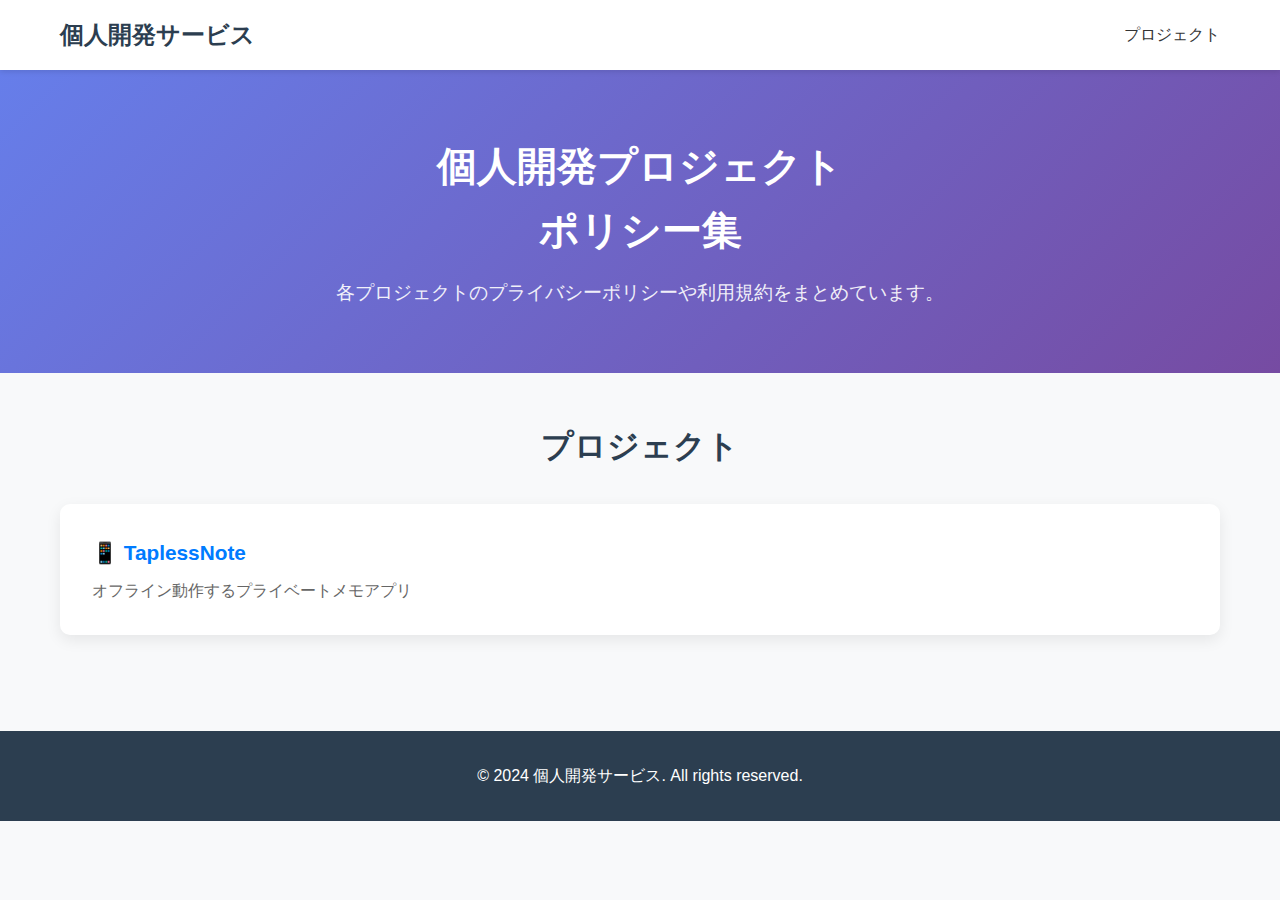
<file: index.html>
<!DOCTYPE html>
<html lang="ja">
<head>
    <meta charset="UTF-8">
    <meta name="viewport" content="width=device-width, initial-scale=1.0">
    <title>個人開発サービス - ポリシー・規約</title>
    <link rel="stylesheet" href="styles.css">
</head>
<body>
    <header>
        <nav>
            <div class="nav-container">
                <h1>個人開発サービス</h1>
                <ul class="nav-menu">
                    <li><a href="#projects">プロジェクト</a></li>
                </ul>
            </div>
        </nav>
    </header>

    <main>
        <section class="hero">
            <div class="container">
                <h2>個人開発プロジェクト<br>ポリシー集</h2>
                <p>各プロジェクトのプライバシーポリシーや利用規約をまとめています。</p>
            </div>
        </section>

        <section id="projects" class="policy-section">
            <div class="container">
                <h2>プロジェクト</h2>
                <div class="policy-links">
                    <a href="taplessnote/" class="policy-link">
                        <h3>📱 TaplessNote</h3>
                        <p>オフライン動作するプライベートメモアプリ</p>
                    </a>
                </div>
            </div>
        </section>
    </main>

    <footer>
        <div class="container">
            <p>&copy; 2024 個人開発サービス. All rights reserved.</p>
        </div>
    </footer>
</body>
</html>
</file>
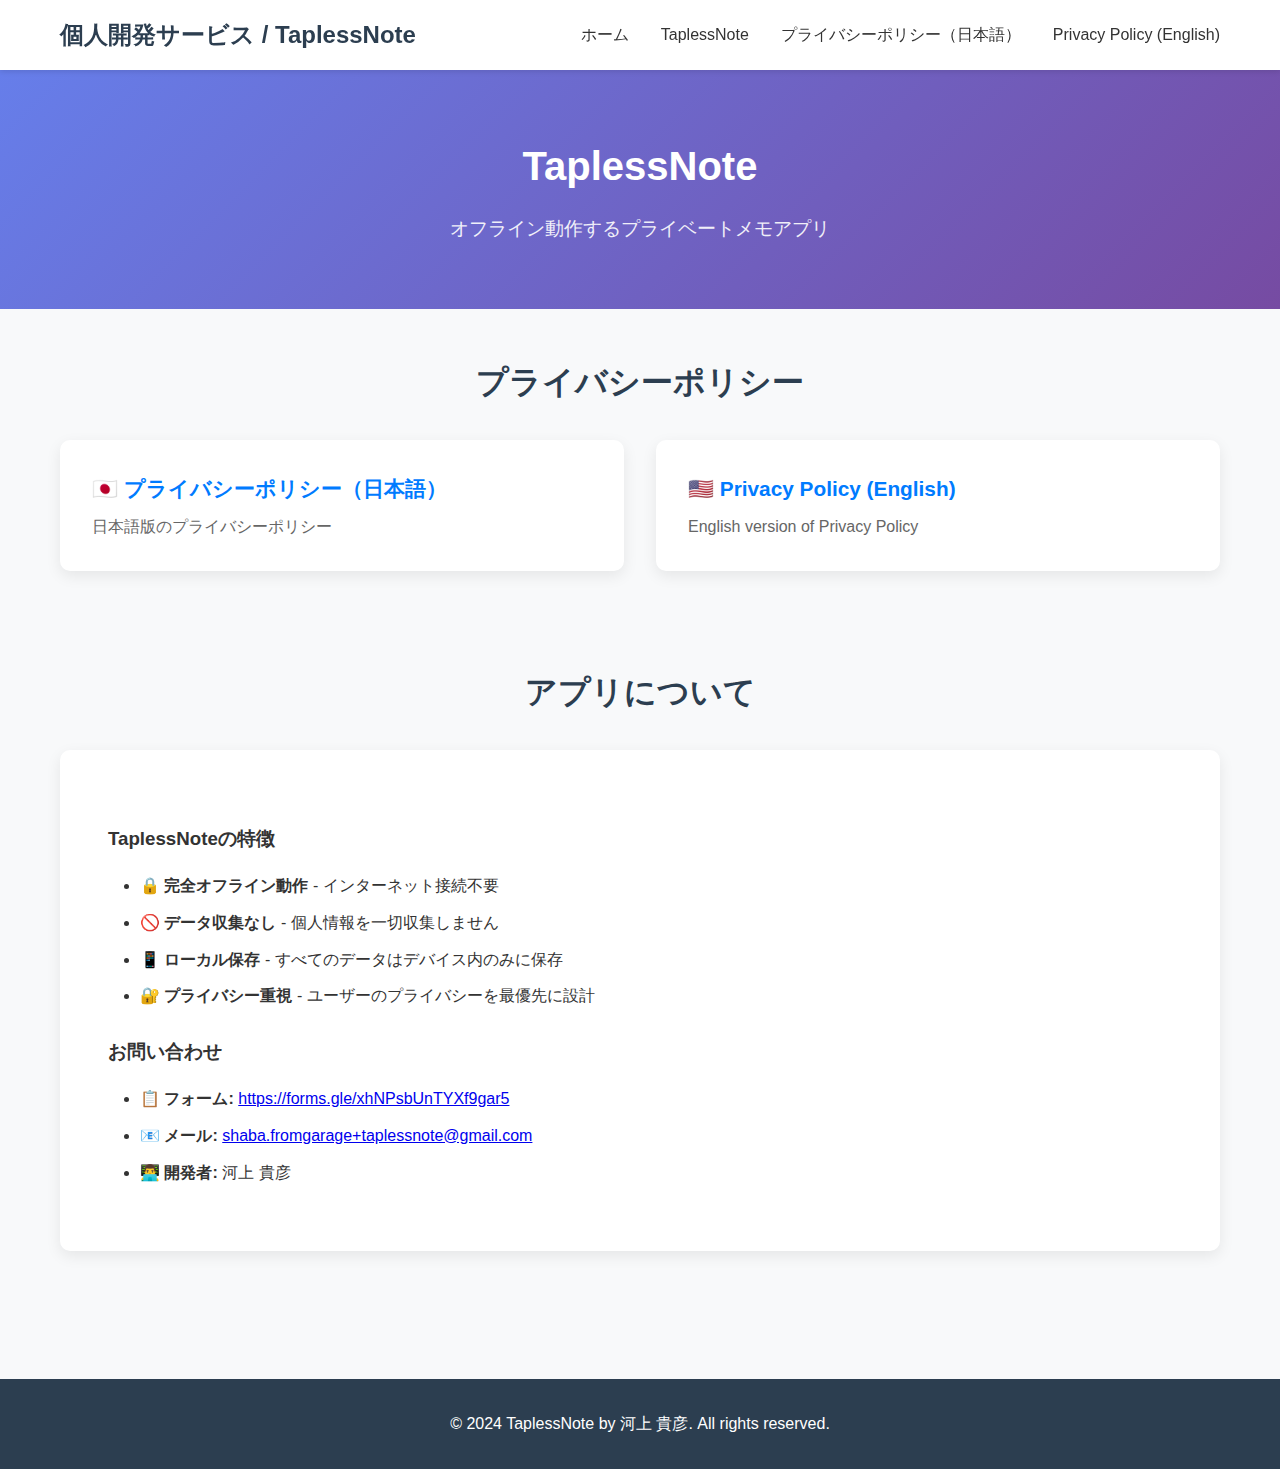
<file: taplessnote/index.html>
<!DOCTYPE html>
<html lang="ja">
<head>
    <meta charset="UTF-8">
    <meta name="viewport" content="width=device-width, initial-scale=1.0">
    <title>TaplessNote - プライバシーポリシー</title>
    <link rel="stylesheet" href="../styles.css">
</head>
<body>
    <header>
        <nav>
            <div class="nav-container">
                <h1><a href="../index.html" style="text-decoration: none; color: inherit;">個人開発サービス</a> / TaplessNote</h1>
                <ul class="nav-menu">
                    <li><a href="../index.html">ホーム</a></li>
                    <li><a href="index.html">TaplessNote</a></li>
                    <li><a href="privacy-policy-ja.html">プライバシーポリシー（日本語）</a></li>
                    <li><a href="privacy-policy-en.html">Privacy Policy (English)</a></li>
                </ul>
            </div>
        </nav>
    </header>

    <main>
        <section class="hero">
            <div class="container">
                <h2>TaplessNote</h2>
                <p>オフライン動作するプライベートメモアプリ</p>
            </div>
        </section>

        <section class="policy-section">
            <div class="container">
                <h2>プライバシーポリシー</h2>
                <div class="policy-links">
                    <a href="privacy-policy-ja.html" class="policy-link">
                        <h3>🇯🇵 プライバシーポリシー（日本語）</h3>
                        <p>日本語版のプライバシーポリシー</p>
                    </a>
                    <a href="privacy-policy-en.html" class="policy-link">
                        <h3>🇺🇸 Privacy Policy (English)</h3>
                        <p>English version of Privacy Policy</p>
                    </a>
                </div>
            </div>
        </section>

        <section class="policy-section">
            <div class="container">
                <h2>アプリについて</h2>
                <div class="policy-content">
                    <h3>TaplessNoteの特徴</h3>
                    <ul>
                        <li>🔒 <strong>完全オフライン動作</strong> - インターネット接続不要</li>
                        <li>🚫 <strong>データ収集なし</strong> - 個人情報を一切収集しません</li>
                        <li>📱 <strong>ローカル保存</strong> - すべてのデータはデバイス内のみに保存</li>
                        <li>🔐 <strong>プライバシー重視</strong> - ユーザーのプライバシーを最優先に設計</li>
                    </ul>

                    <h3>お問い合わせ</h3>
                    <ul>
                        <li>📋 <strong>フォーム:</strong> <a href="https://forms.gle/xhNPsbUnTYXf9gar5" target="_blank">https://forms.gle/xhNPsbUnTYXf9gar5</a></li>
                        <li>📧 <strong>メール:</strong> <a href="mailto:shaba.fromgarage+taplessnote@gmail.com">shaba.fromgarage+taplessnote@gmail.com</a></li>
                        <li>👨‍💻 <strong>開発者:</strong> 河上 貴彦</li>
                    </ul>
                </div>
            </div>
        </section>
    </main>

    <footer>
        <div class="container">
            <p>&copy; 2024 TaplessNote by 河上 貴彦. All rights reserved.</p>
        </div>
    </footer>
</body>
</html>
</file>
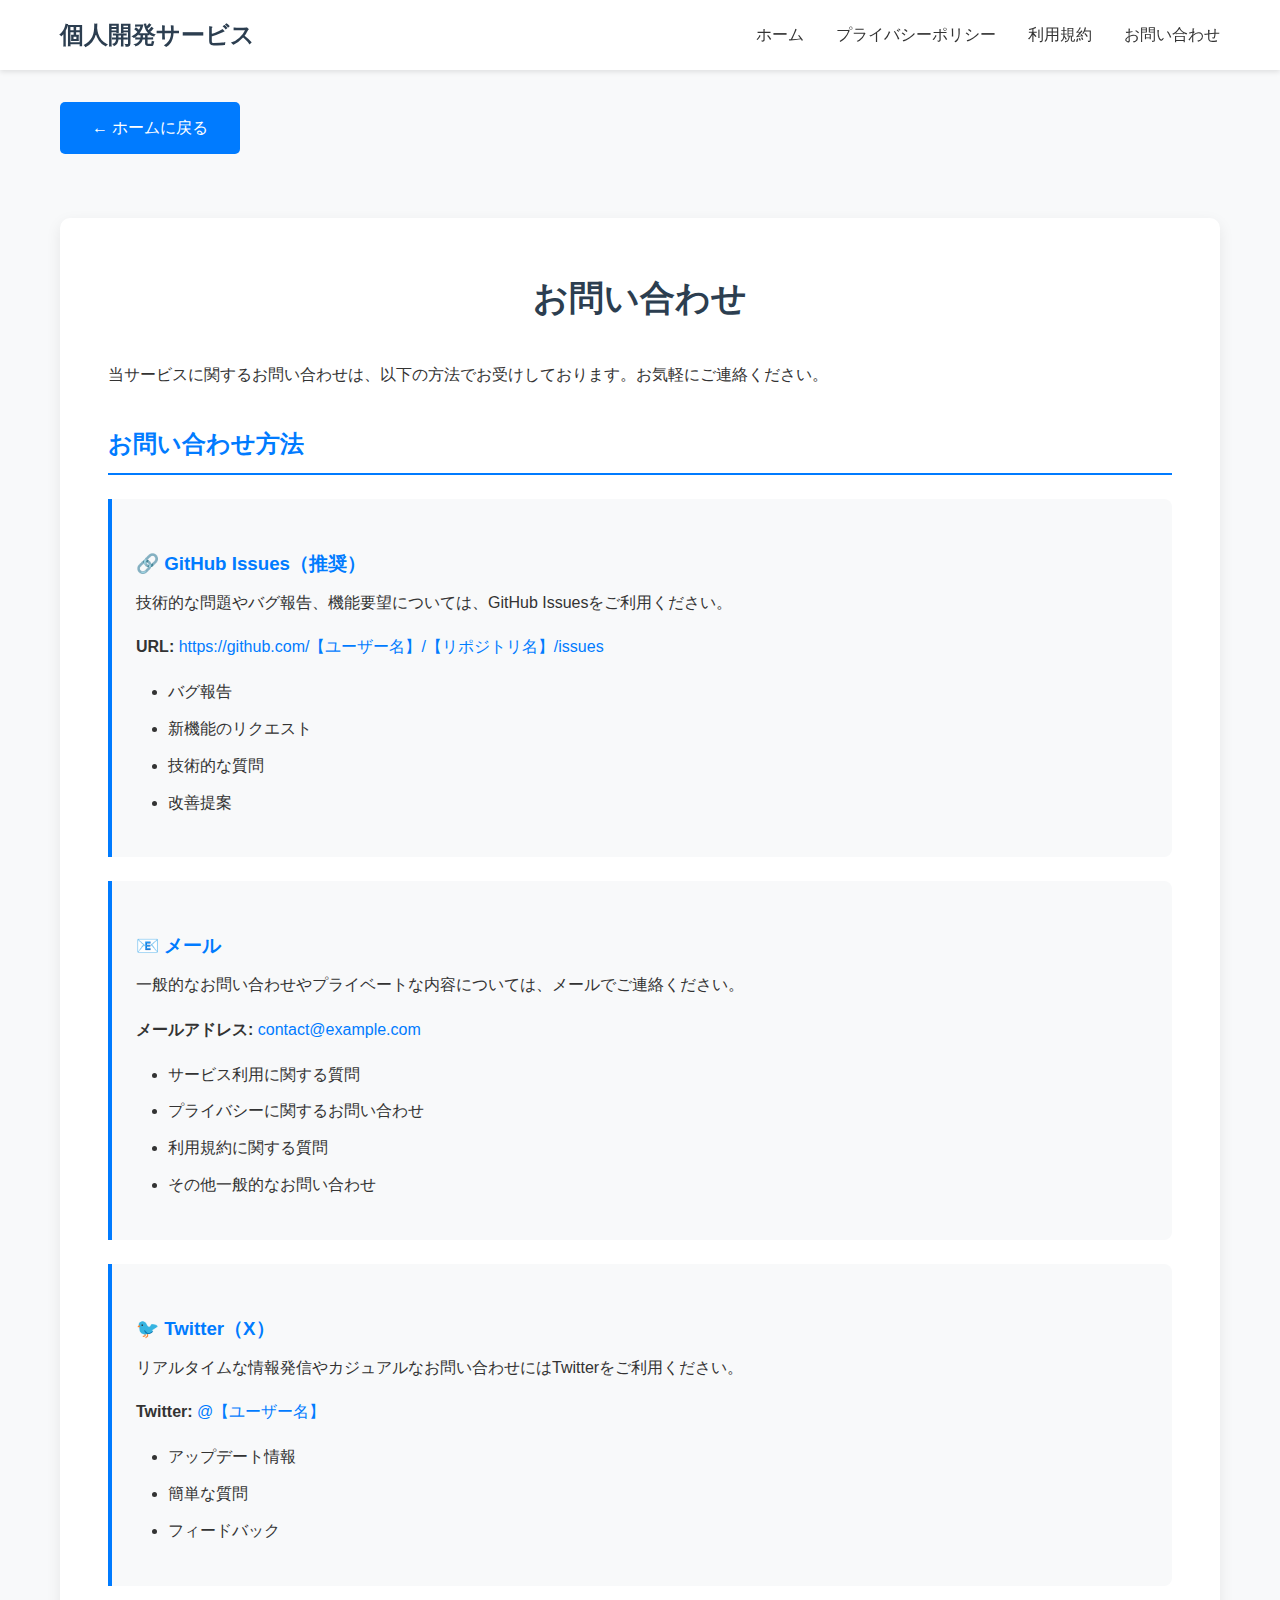
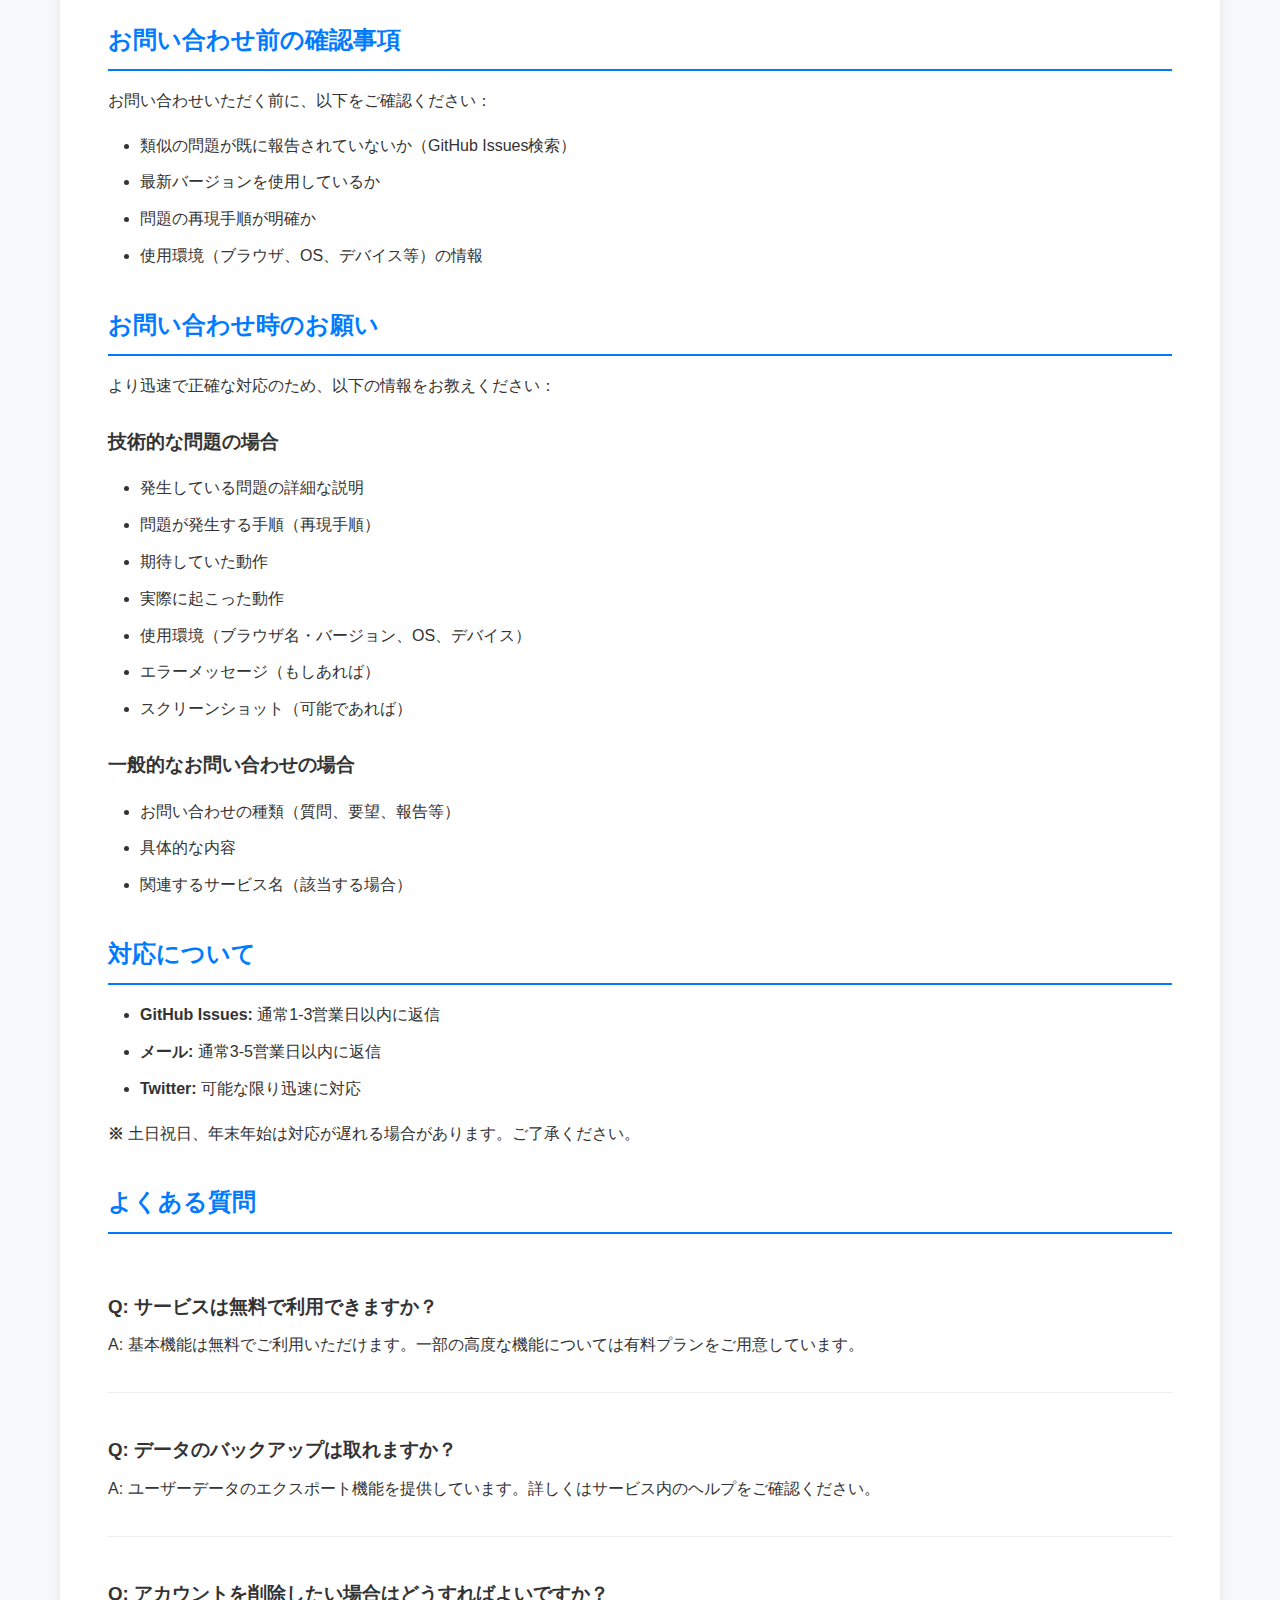
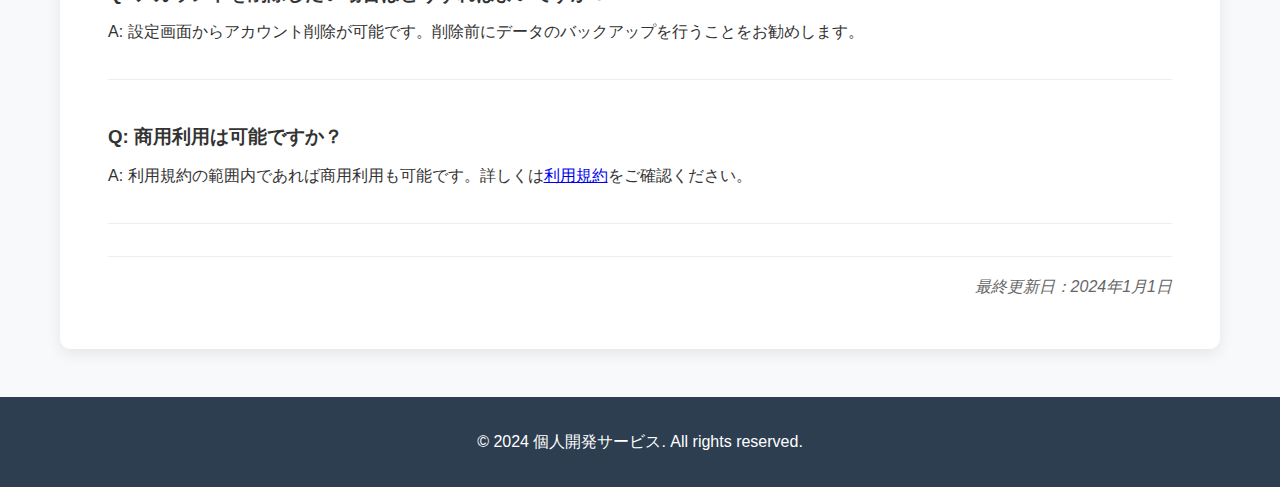
<file: contact.html>
<!DOCTYPE html>
<html lang="ja">
<head>
    <meta charset="UTF-8">
    <meta name="viewport" content="width=device-width, initial-scale=1.0">
    <title>お問い合わせ - 個人開発サービス</title>
    <link rel="stylesheet" href="styles.css">
</head>
<body>
    <header>
        <nav>
            <div class="nav-container">
                <h1>個人開発サービス</h1>
                <ul class="nav-menu">
                    <li><a href="index.html">ホーム</a></li>
                    <li><a href="privacy-policy.html">プライバシーポリシー</a></li>
                    <li><a href="terms-of-service.html">利用規約</a></li>
                    <li><a href="contact.html">お問い合わせ</a></li>
                </ul>
            </div>
        </nav>
    </header>

    <main>
        <div class="container">
            <a href="index.html" class="back-link">← ホームに戻る</a>
            
            <div class="policy-content">
                <h1>お問い合わせ</h1>
                
                <p>当サービスに関するお問い合わせは、以下の方法でお受けしております。お気軽にご連絡ください。</p>

                <h2>お問い合わせ方法</h2>
                
                <div class="contact-method">
                    <h3>🔗 GitHub Issues（推奨）</h3>
                    <p>技術的な問題やバグ報告、機能要望については、GitHub Issuesをご利用ください。</p>
                    <p><strong>URL:</strong> <a href="https://github.com/【ユーザー名】/【リポジトリ名】/issues" target="_blank">https://github.com/【ユーザー名】/【リポジトリ名】/issues</a></p>
                    <ul>
                        <li>バグ報告</li>
                        <li>新機能のリクエスト</li>
                        <li>技術的な質問</li>
                        <li>改善提案</li>
                    </ul>
                </div>

                <div class="contact-method">
                    <h3>📧 メール</h3>
                    <p>一般的なお問い合わせやプライベートな内容については、メールでご連絡ください。</p>
                    <p><strong>メールアドレス:</strong> <a href="mailto:contact@example.com">contact@example.com</a></p>
                    <ul>
                        <li>サービス利用に関する質問</li>
                        <li>プライバシーに関するお問い合わせ</li>
                        <li>利用規約に関する質問</li>
                        <li>その他一般的なお問い合わせ</li>
                    </ul>
                </div>

                <div class="contact-method">
                    <h3>🐦 Twitter（X）</h3>
                    <p>リアルタイムな情報発信やカジュアルなお問い合わせにはTwitterをご利用ください。</p>
                    <p><strong>Twitter:</strong> <a href="https://twitter.com/【ユーザー名】" target="_blank">@【ユーザー名】</a></p>
                    <ul>
                        <li>アップデート情報</li>
                        <li>簡単な質問</li>
                        <li>フィードバック</li>
                    </ul>
                </div>

                <h2>お問い合わせ前の確認事項</h2>
                <p>お問い合わせいただく前に、以下をご確認ください：</p>
                <ul>
                    <li>類似の問題が既に報告されていないか（GitHub Issues検索）</li>
                    <li>最新バージョンを使用しているか</li>
                    <li>問題の再現手順が明確か</li>
                    <li>使用環境（ブラウザ、OS、デバイス等）の情報</li>
                </ul>

                <h2>お問い合わせ時のお願い</h2>
                <p>より迅速で正確な対応のため、以下の情報をお教えください：</p>

                <h3>技術的な問題の場合</h3>
                <ul>
                    <li>発生している問題の詳細な説明</li>
                    <li>問題が発生する手順（再現手順）</li>
                    <li>期待していた動作</li>
                    <li>実際に起こった動作</li>
                    <li>使用環境（ブラウザ名・バージョン、OS、デバイス）</li>
                    <li>エラーメッセージ（もしあれば）</li>
                    <li>スクリーンショット（可能であれば）</li>
                </ul>

                <h3>一般的なお問い合わせの場合</h3>
                <ul>
                    <li>お問い合わせの種類（質問、要望、報告等）</li>
                    <li>具体的な内容</li>
                    <li>関連するサービス名（該当する場合）</li>
                </ul>

                <h2>対応について</h2>
                <ul>
                    <li><strong>GitHub Issues:</strong> 通常1-3営業日以内に返信</li>
                    <li><strong>メール:</strong> 通常3-5営業日以内に返信</li>
                    <li><strong>Twitter:</strong> 可能な限り迅速に対応</li>
                </ul>

                <p><strong>※</strong> 土日祝日、年末年始は対応が遅れる場合があります。ご了承ください。</p>

                <h2>よくある質問</h2>
                
                <div class="faq-item">
                    <h3>Q: サービスは無料で利用できますか？</h3>
                    <p>A: 基本機能は無料でご利用いただけます。一部の高度な機能については有料プランをご用意しています。</p>
                </div>

                <div class="faq-item">
                    <h3>Q: データのバックアップは取れますか？</h3>
                    <p>A: ユーザーデータのエクスポート機能を提供しています。詳しくはサービス内のヘルプをご確認ください。</p>
                </div>

                <div class="faq-item">
                    <h3>Q: アカウントを削除したい場合はどうすればよいですか？</h3>
                    <p>A: 設定画面からアカウント削除が可能です。削除前にデータのバックアップを行うことをお勧めします。</p>
                </div>

                <div class="faq-item">
                    <h3>Q: 商用利用は可能ですか？</h3>
                    <p>A: 利用規約の範囲内であれば商用利用も可能です。詳しくは<a href="terms-of-service.html">利用規約</a>をご確認ください。</p>
                </div>

                <div class="effective-date">
                    最終更新日：2024年1月1日
                </div>
            </div>
        </div>
    </main>

    <footer>
        <div class="container">
            <p>&copy; 2024 個人開発サービス. All rights reserved.</p>
        </div>
    </footer>

    <style>
        .contact-method {
            background: #f8f9fa;
            border-left: 4px solid #007bff;
            padding: 1.5rem;
            margin: 1.5rem 0;
            border-radius: 0 8px 8px 0;
        }

        .contact-method h3 {
            color: #007bff;
            margin-bottom: 0.5rem;
        }

        .contact-method a {
            color: #007bff;
            text-decoration: none;
            font-weight: 500;
        }

        .contact-method a:hover {
            text-decoration: underline;
        }

        .faq-item {
            border-bottom: 1px solid #eee;
            padding: 1rem 0;
        }

        .faq-item h3 {
            color: #333;
            margin-bottom: 0.5rem;
        }

        .faq-item:last-child {
            border-bottom: none;
        }
    </style>
</body>
</html>
</file>
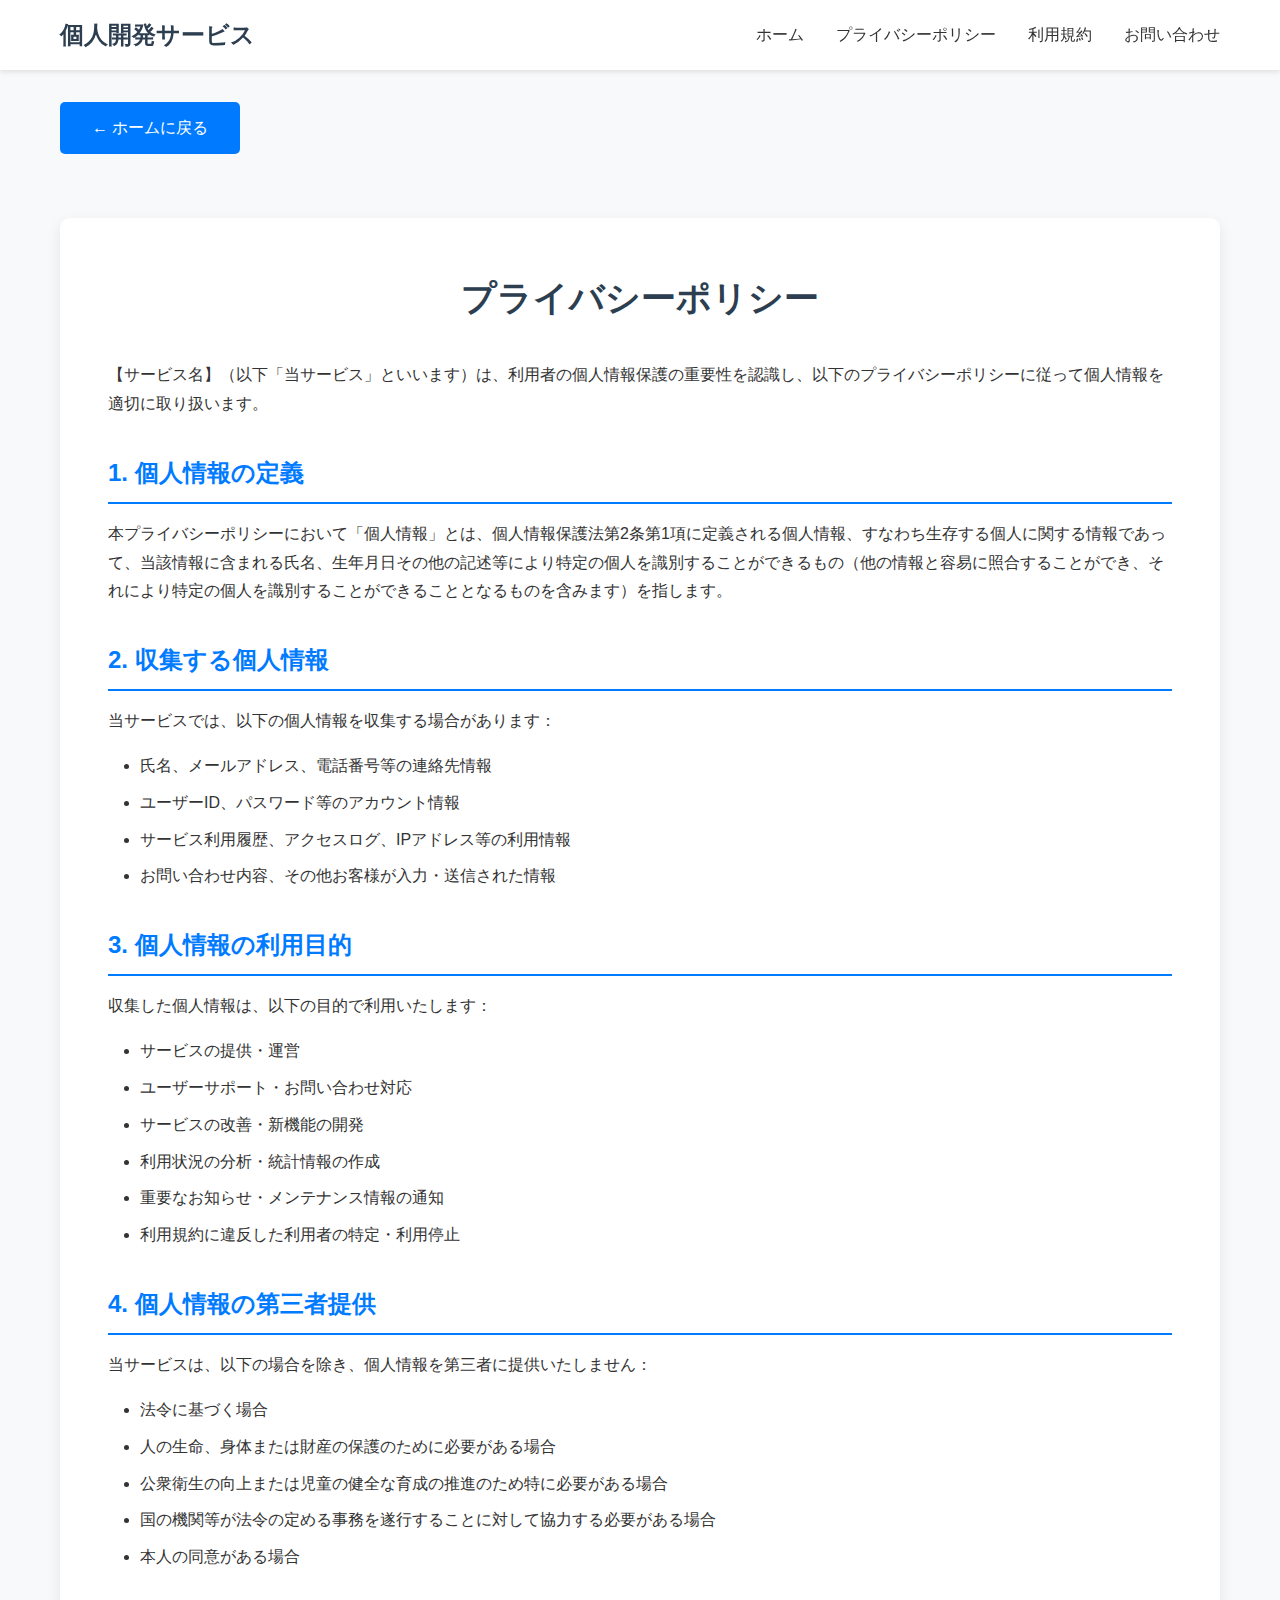
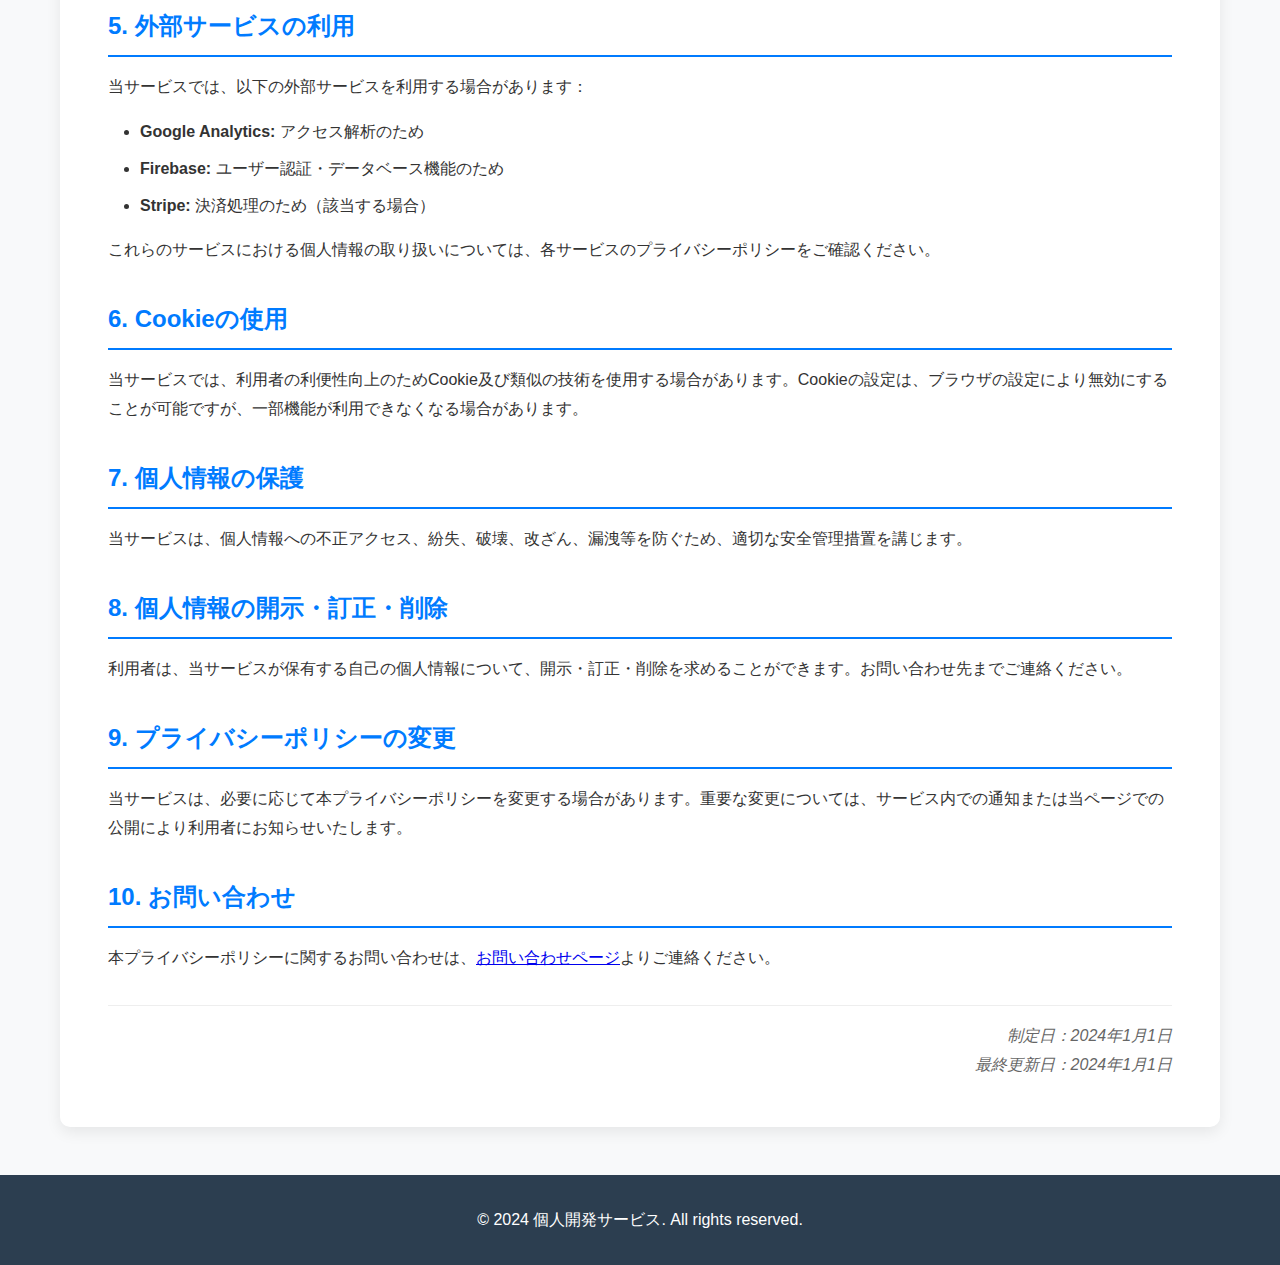
<file: privacy-policy.html>
<!DOCTYPE html>
<html lang="ja">
<head>
    <meta charset="UTF-8">
    <meta name="viewport" content="width=device-width, initial-scale=1.0">
    <title>プライバシーポリシー - 個人開発サービス</title>
    <link rel="stylesheet" href="styles.css">
</head>
<body>
    <header>
        <nav>
            <div class="nav-container">
                <h1>個人開発サービス</h1>
                <ul class="nav-menu">
                    <li><a href="index.html">ホーム</a></li>
                    <li><a href="privacy-policy.html">プライバシーポリシー</a></li>
                    <li><a href="terms-of-service.html">利用規約</a></li>
                    <li><a href="contact.html">お問い合わせ</a></li>
                </ul>
            </div>
        </nav>
    </header>

    <main>
        <div class="container">
            <a href="index.html" class="back-link">← ホームに戻る</a>
            
            <div class="policy-content">
                <h1>プライバシーポリシー</h1>
                
                <p>【サービス名】（以下「当サービス」といいます）は、利用者の個人情報保護の重要性を認識し、以下のプライバシーポリシーに従って個人情報を適切に取り扱います。</p>

                <h2>1. 個人情報の定義</h2>
                <p>本プライバシーポリシーにおいて「個人情報」とは、個人情報保護法第2条第1項に定義される個人情報、すなわち生存する個人に関する情報であって、当該情報に含まれる氏名、生年月日その他の記述等により特定の個人を識別することができるもの（他の情報と容易に照合することができ、それにより特定の個人を識別することができることとなるものを含みます）を指します。</p>

                <h2>2. 収集する個人情報</h2>
                <p>当サービスでは、以下の個人情報を収集する場合があります：</p>
                <ul>
                    <li>氏名、メールアドレス、電話番号等の連絡先情報</li>
                    <li>ユーザーID、パスワード等のアカウント情報</li>
                    <li>サービス利用履歴、アクセスログ、IPアドレス等の利用情報</li>
                    <li>お問い合わせ内容、その他お客様が入力・送信された情報</li>
                </ul>

                <h2>3. 個人情報の利用目的</h2>
                <p>収集した個人情報は、以下の目的で利用いたします：</p>
                <ul>
                    <li>サービスの提供・運営</li>
                    <li>ユーザーサポート・お問い合わせ対応</li>
                    <li>サービスの改善・新機能の開発</li>
                    <li>利用状況の分析・統計情報の作成</li>
                    <li>重要なお知らせ・メンテナンス情報の通知</li>
                    <li>利用規約に違反した利用者の特定・利用停止</li>
                </ul>

                <h2>4. 個人情報の第三者提供</h2>
                <p>当サービスは、以下の場合を除き、個人情報を第三者に提供いたしません：</p>
                <ul>
                    <li>法令に基づく場合</li>
                    <li>人の生命、身体または財産の保護のために必要がある場合</li>
                    <li>公衆衛生の向上または児童の健全な育成の推進のため特に必要がある場合</li>
                    <li>国の機関等が法令の定める事務を遂行することに対して協力する必要がある場合</li>
                    <li>本人の同意がある場合</li>
                </ul>

                <h2>5. 外部サービスの利用</h2>
                <p>当サービスでは、以下の外部サービスを利用する場合があります：</p>
                <ul>
                    <li><strong>Google Analytics:</strong> アクセス解析のため</li>
                    <li><strong>Firebase:</strong> ユーザー認証・データベース機能のため</li>
                    <li><strong>Stripe:</strong> 決済処理のため（該当する場合）</li>
                </ul>
                <p>これらのサービスにおける個人情報の取り扱いについては、各サービスのプライバシーポリシーをご確認ください。</p>

                <h2>6. Cookieの使用</h2>
                <p>当サービスでは、利用者の利便性向上のためCookie及び類似の技術を使用する場合があります。Cookieの設定は、ブラウザの設定により無効にすることが可能ですが、一部機能が利用できなくなる場合があります。</p>

                <h2>7. 個人情報の保護</h2>
                <p>当サービスは、個人情報への不正アクセス、紛失、破壊、改ざん、漏洩等を防ぐため、適切な安全管理措置を講じます。</p>

                <h2>8. 個人情報の開示・訂正・削除</h2>
                <p>利用者は、当サービスが保有する自己の個人情報について、開示・訂正・削除を求めることができます。お問い合わせ先までご連絡ください。</p>

                <h2>9. プライバシーポリシーの変更</h2>
                <p>当サービスは、必要に応じて本プライバシーポリシーを変更する場合があります。重要な変更については、サービス内での通知または当ページでの公開により利用者にお知らせいたします。</p>

                <h2>10. お問い合わせ</h2>
                <p>本プライバシーポリシーに関するお問い合わせは、<a href="contact.html">お問い合わせページ</a>よりご連絡ください。</p>

                <div class="effective-date">
                    制定日：2024年1月1日<br>
                    最終更新日：2024年1月1日
                </div>
            </div>
        </div>
    </main>

    <footer>
        <div class="container">
            <p>&copy; 2024 個人開発サービス. All rights reserved.</p>
        </div>
    </footer>
</body>
</html>
</file>
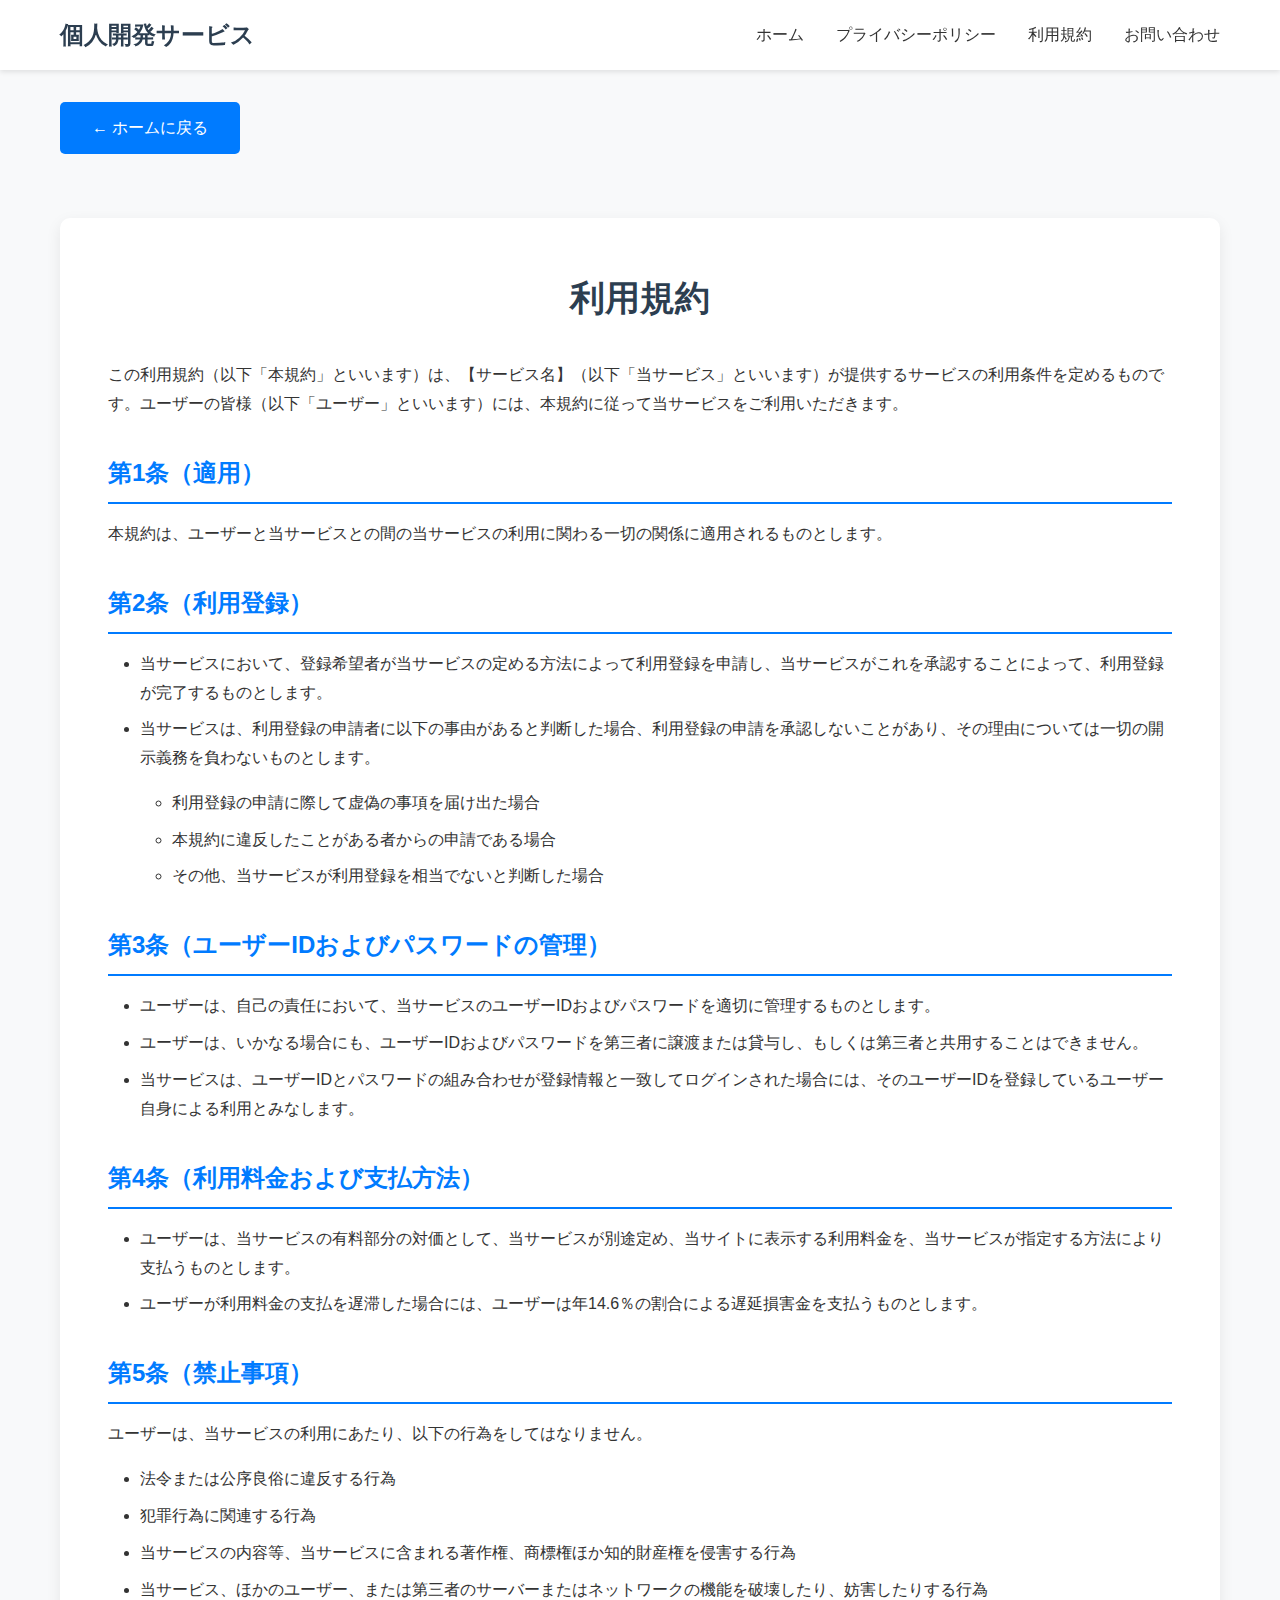
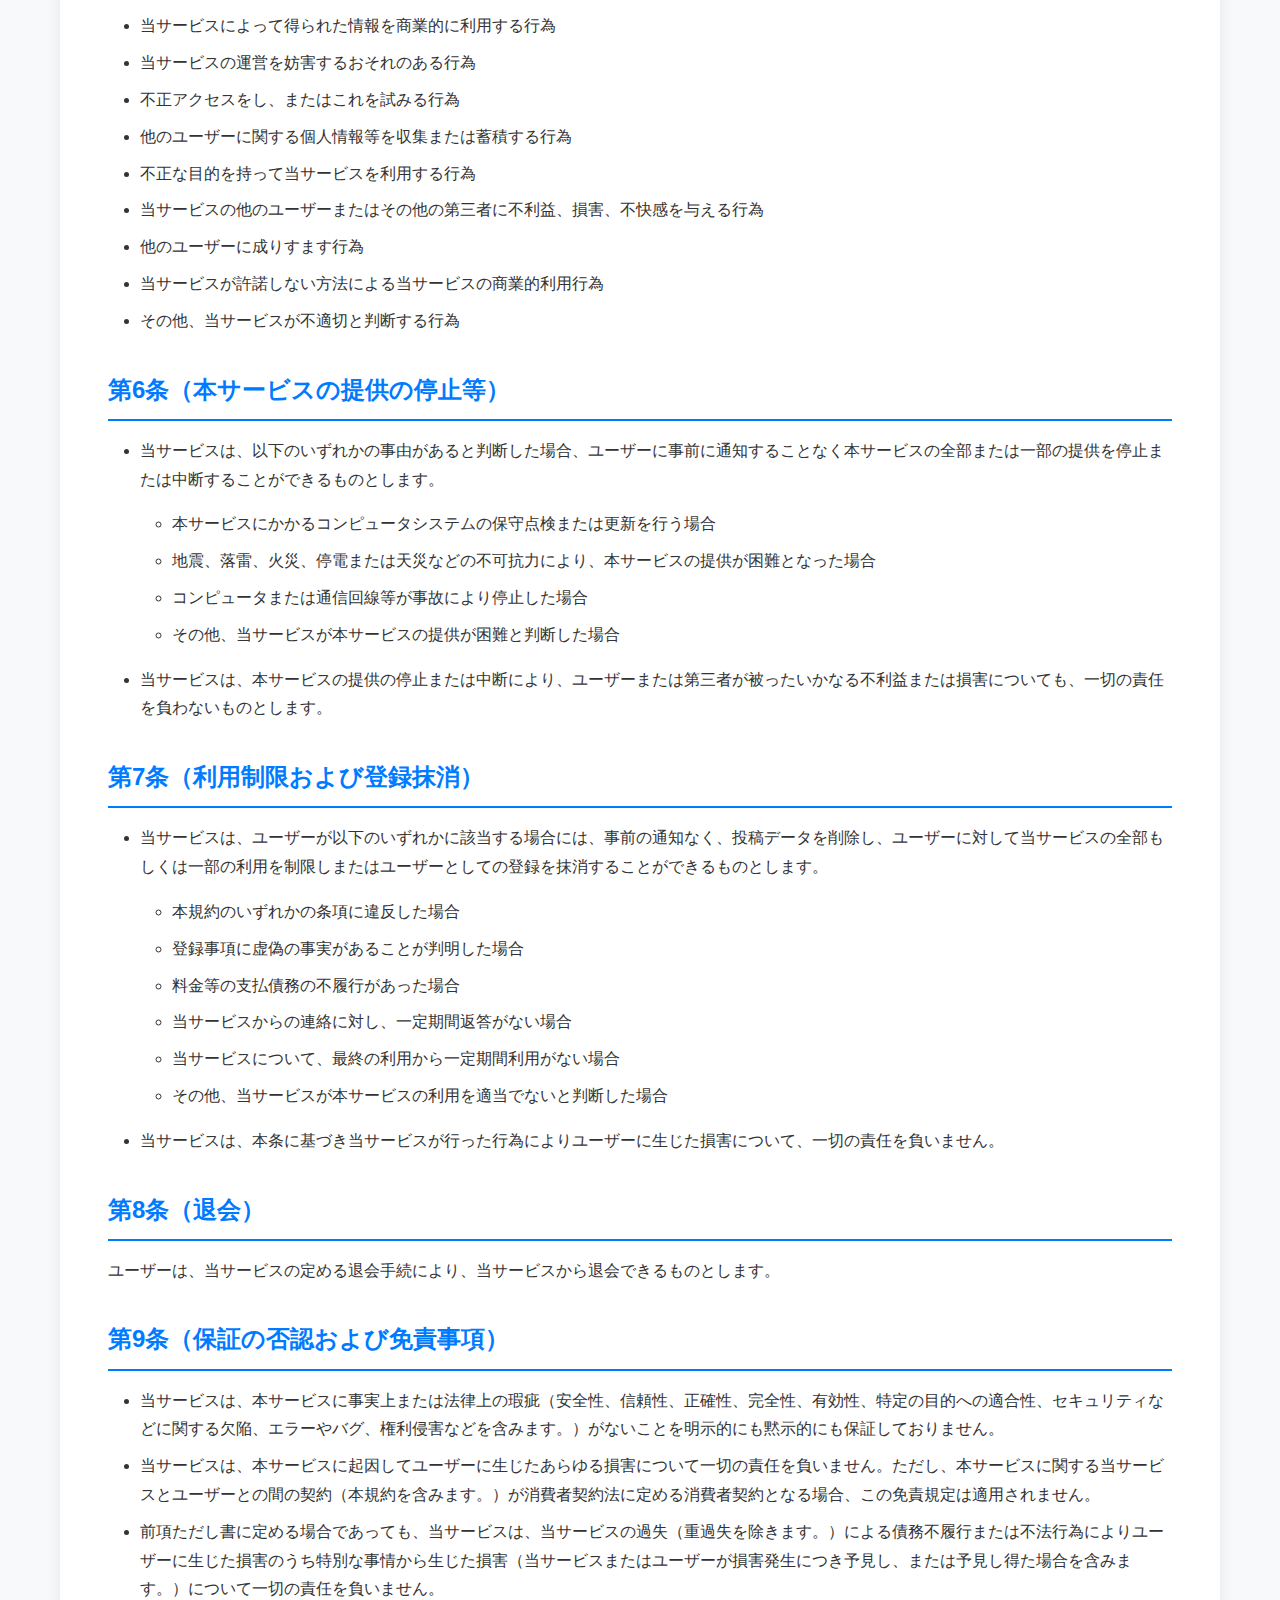
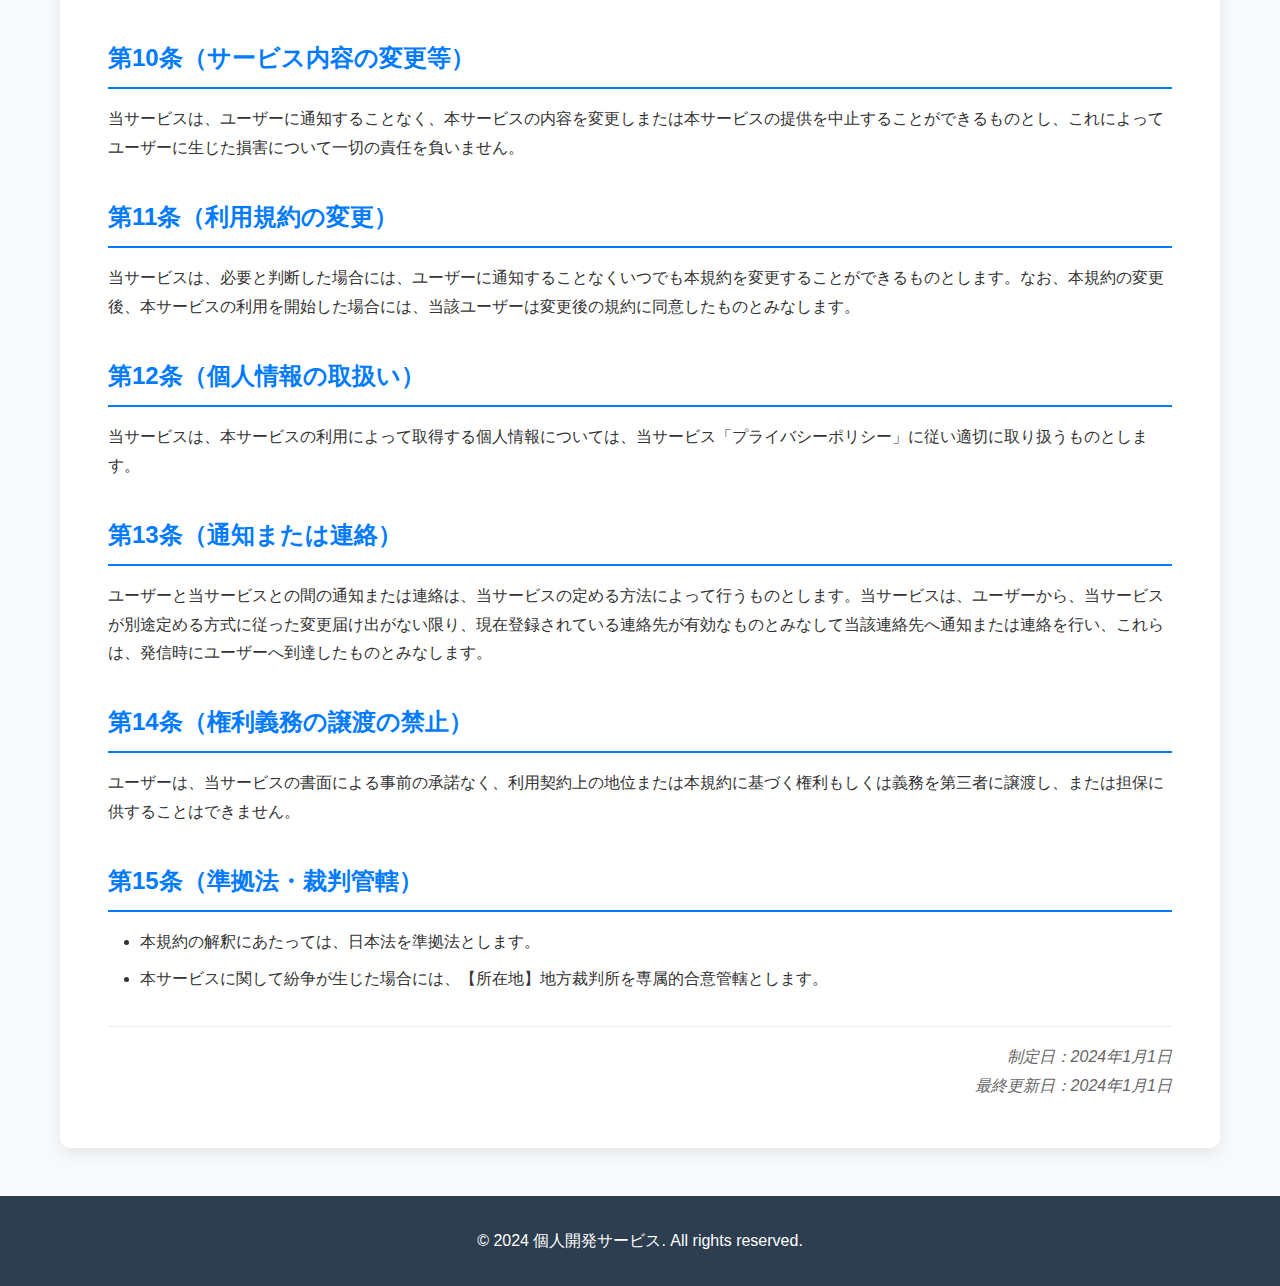
<file: terms-of-service.html>
<!DOCTYPE html>
<html lang="ja">
<head>
    <meta charset="UTF-8">
    <meta name="viewport" content="width=device-width, initial-scale=1.0">
    <title>利用規約 - 個人開発サービス</title>
    <link rel="stylesheet" href="styles.css">
</head>
<body>
    <header>
        <nav>
            <div class="nav-container">
                <h1>個人開発サービス</h1>
                <ul class="nav-menu">
                    <li><a href="index.html">ホーム</a></li>
                    <li><a href="privacy-policy.html">プライバシーポリシー</a></li>
                    <li><a href="terms-of-service.html">利用規約</a></li>
                    <li><a href="contact.html">お問い合わせ</a></li>
                </ul>
            </div>
        </nav>
    </header>

    <main>
        <div class="container">
            <a href="index.html" class="back-link">← ホームに戻る</a>
            
            <div class="policy-content">
                <h1>利用規約</h1>
                
                <p>この利用規約（以下「本規約」といいます）は、【サービス名】（以下「当サービス」といいます）が提供するサービスの利用条件を定めるものです。ユーザーの皆様（以下「ユーザー」といいます）には、本規約に従って当サービスをご利用いただきます。</p>

                <h2>第1条（適用）</h2>
                <p>本規約は、ユーザーと当サービスとの間の当サービスの利用に関わる一切の関係に適用されるものとします。</p>

                <h2>第2条（利用登録）</h2>
                <ul>
                    <li>当サービスにおいて、登録希望者が当サービスの定める方法によって利用登録を申請し、当サービスがこれを承認することによって、利用登録が完了するものとします。</li>
                    <li>当サービスは、利用登録の申請者に以下の事由があると判断した場合、利用登録の申請を承認しないことがあり、その理由については一切の開示義務を負わないものとします。
                        <ul>
                            <li>利用登録の申請に際して虚偽の事項を届け出た場合</li>
                            <li>本規約に違反したことがある者からの申請である場合</li>
                            <li>その他、当サービスが利用登録を相当でないと判断した場合</li>
                        </ul>
                    </li>
                </ul>

                <h2>第3条（ユーザーIDおよびパスワードの管理）</h2>
                <ul>
                    <li>ユーザーは、自己の責任において、当サービスのユーザーIDおよびパスワードを適切に管理するものとします。</li>
                    <li>ユーザーは、いかなる場合にも、ユーザーIDおよびパスワードを第三者に譲渡または貸与し、もしくは第三者と共用することはできません。</li>
                    <li>当サービスは、ユーザーIDとパスワードの組み合わせが登録情報と一致してログインされた場合には、そのユーザーIDを登録しているユーザー自身による利用とみなします。</li>
                </ul>

                <h2>第4条（利用料金および支払方法）</h2>
                <ul>
                    <li>ユーザーは、当サービスの有料部分の対価として、当サービスが別途定め、当サイトに表示する利用料金を、当サービスが指定する方法により支払うものとします。</li>
                    <li>ユーザーが利用料金の支払を遅滞した場合には、ユーザーは年14.6％の割合による遅延損害金を支払うものとします。</li>
                </ul>

                <h2>第5条（禁止事項）</h2>
                <p>ユーザーは、当サービスの利用にあたり、以下の行為をしてはなりません。</p>
                <ul>
                    <li>法令または公序良俗に違反する行為</li>
                    <li>犯罪行為に関連する行為</li>
                    <li>当サービスの内容等、当サービスに含まれる著作権、商標権ほか知的財産権を侵害する行為</li>
                    <li>当サービス、ほかのユーザー、または第三者のサーバーまたはネットワークの機能を破壊したり、妨害したりする行為</li>
                    <li>当サービスによって得られた情報を商業的に利用する行為</li>
                    <li>当サービスの運営を妨害するおそれのある行為</li>
                    <li>不正アクセスをし、またはこれを試みる行為</li>
                    <li>他のユーザーに関する個人情報等を収集または蓄積する行為</li>
                    <li>不正な目的を持って当サービスを利用する行為</li>
                    <li>当サービスの他のユーザーまたはその他の第三者に不利益、損害、不快感を与える行為</li>
                    <li>他のユーザーに成りすます行為</li>
                    <li>当サービスが許諾しない方法による当サービスの商業的利用行為</li>
                    <li>その他、当サービスが不適切と判断する行為</li>
                </ul>

                <h2>第6条（本サービスの提供の停止等）</h2>
                <ul>
                    <li>当サービスは、以下のいずれかの事由があると判断した場合、ユーザーに事前に通知することなく本サービスの全部または一部の提供を停止または中断することができるものとします。
                        <ul>
                            <li>本サービスにかかるコンピュータシステムの保守点検または更新を行う場合</li>
                            <li>地震、落雷、火災、停電または天災などの不可抗力により、本サービスの提供が困難となった場合</li>
                            <li>コンピュータまたは通信回線等が事故により停止した場合</li>
                            <li>その他、当サービスが本サービスの提供が困難と判断した場合</li>
                        </ul>
                    </li>
                    <li>当サービスは、本サービスの提供の停止または中断により、ユーザーまたは第三者が被ったいかなる不利益または損害についても、一切の責任を負わないものとします。</li>
                </ul>

                <h2>第7条（利用制限および登録抹消）</h2>
                <ul>
                    <li>当サービスは、ユーザーが以下のいずれかに該当する場合には、事前の通知なく、投稿データを削除し、ユーザーに対して当サービスの全部もしくは一部の利用を制限しまたはユーザーとしての登録を抹消することができるものとします。
                        <ul>
                            <li>本規約のいずれかの条項に違反した場合</li>
                            <li>登録事項に虚偽の事実があることが判明した場合</li>
                            <li>料金等の支払債務の不履行があった場合</li>
                            <li>当サービスからの連絡に対し、一定期間返答がない場合</li>
                            <li>当サービスについて、最終の利用から一定期間利用がない場合</li>
                            <li>その他、当サービスが本サービスの利用を適当でないと判断した場合</li>
                        </ul>
                    </li>
                    <li>当サービスは、本条に基づき当サービスが行った行為によりユーザーに生じた損害について、一切の責任を負いません。</li>
                </ul>

                <h2>第8条（退会）</h2>
                <p>ユーザーは、当サービスの定める退会手続により、当サービスから退会できるものとします。</p>

                <h2>第9条（保証の否認および免責事項）</h2>
                <ul>
                    <li>当サービスは、本サービスに事実上または法律上の瑕疵（安全性、信頼性、正確性、完全性、有効性、特定の目的への適合性、セキュリティなどに関する欠陥、エラーやバグ、権利侵害などを含みます。）がないことを明示的にも黙示的にも保証しておりません。</li>
                    <li>当サービスは、本サービスに起因してユーザーに生じたあらゆる損害について一切の責任を負いません。ただし、本サービスに関する当サービスとユーザーとの間の契約（本規約を含みます。）が消費者契約法に定める消費者契約となる場合、この免責規定は適用されません。</li>
                    <li>前項ただし書に定める場合であっても、当サービスは、当サービスの過失（重過失を除きます。）による債務不履行または不法行為によりユーザーに生じた損害のうち特別な事情から生じた損害（当サービスまたはユーザーが損害発生につき予見し、または予見し得た場合を含みます。）について一切の責任を負いません。</li>
                </ul>

                <h2>第10条（サービス内容の変更等）</h2>
                <p>当サービスは、ユーザーに通知することなく、本サービスの内容を変更しまたは本サービスの提供を中止することができるものとし、これによってユーザーに生じた損害について一切の責任を負いません。</p>

                <h2>第11条（利用規約の変更）</h2>
                <p>当サービスは、必要と判断した場合には、ユーザーに通知することなくいつでも本規約を変更することができるものとします。なお、本規約の変更後、本サービスの利用を開始した場合には、当該ユーザーは変更後の規約に同意したものとみなします。</p>

                <h2>第12条（個人情報の取扱い）</h2>
                <p>当サービスは、本サービスの利用によって取得する個人情報については、当サービス「プライバシーポリシー」に従い適切に取り扱うものとします。</p>

                <h2>第13条（通知または連絡）</h2>
                <p>ユーザーと当サービスとの間の通知または連絡は、当サービスの定める方法によって行うものとします。当サービスは、ユーザーから、当サービスが別途定める方式に従った変更届け出がない限り、現在登録されている連絡先が有効なものとみなして当該連絡先へ通知または連絡を行い、これらは、発信時にユーザーへ到達したものとみなします。</p>

                <h2>第14条（権利義務の譲渡の禁止）</h2>
                <p>ユーザーは、当サービスの書面による事前の承諾なく、利用契約上の地位または本規約に基づく権利もしくは義務を第三者に譲渡し、または担保に供することはできません。</p>

                <h2>第15条（準拠法・裁判管轄）</h2>
                <ul>
                    <li>本規約の解釈にあたっては、日本法を準拠法とします。</li>
                    <li>本サービスに関して紛争が生じた場合には、【所在地】地方裁判所を専属的合意管轄とします。</li>
                </ul>

                <div class="effective-date">
                    制定日：2024年1月1日<br>
                    最終更新日：2024年1月1日
                </div>
            </div>
        </div>
    </main>

    <footer>
        <div class="container">
            <p>&copy; 2024 個人開発サービス. All rights reserved.</p>
        </div>
    </footer>
</body>
</html>
</file>
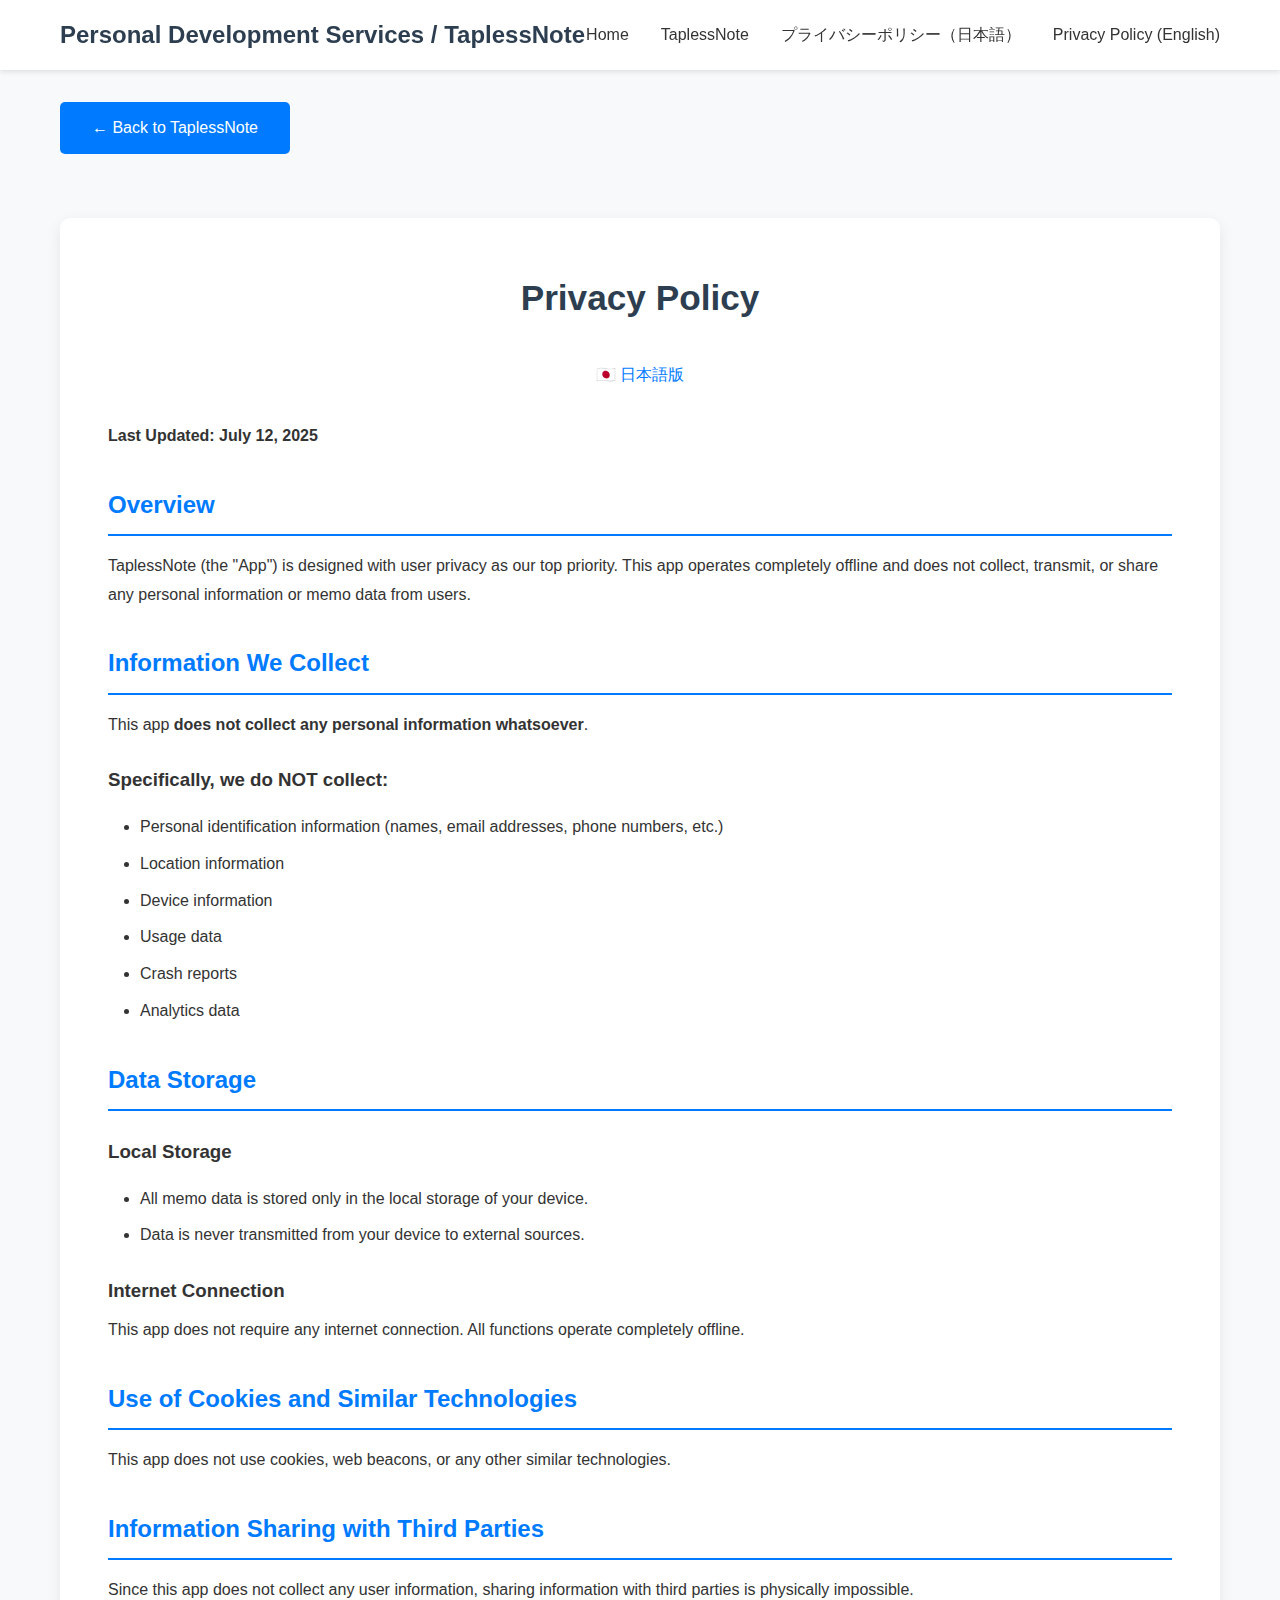
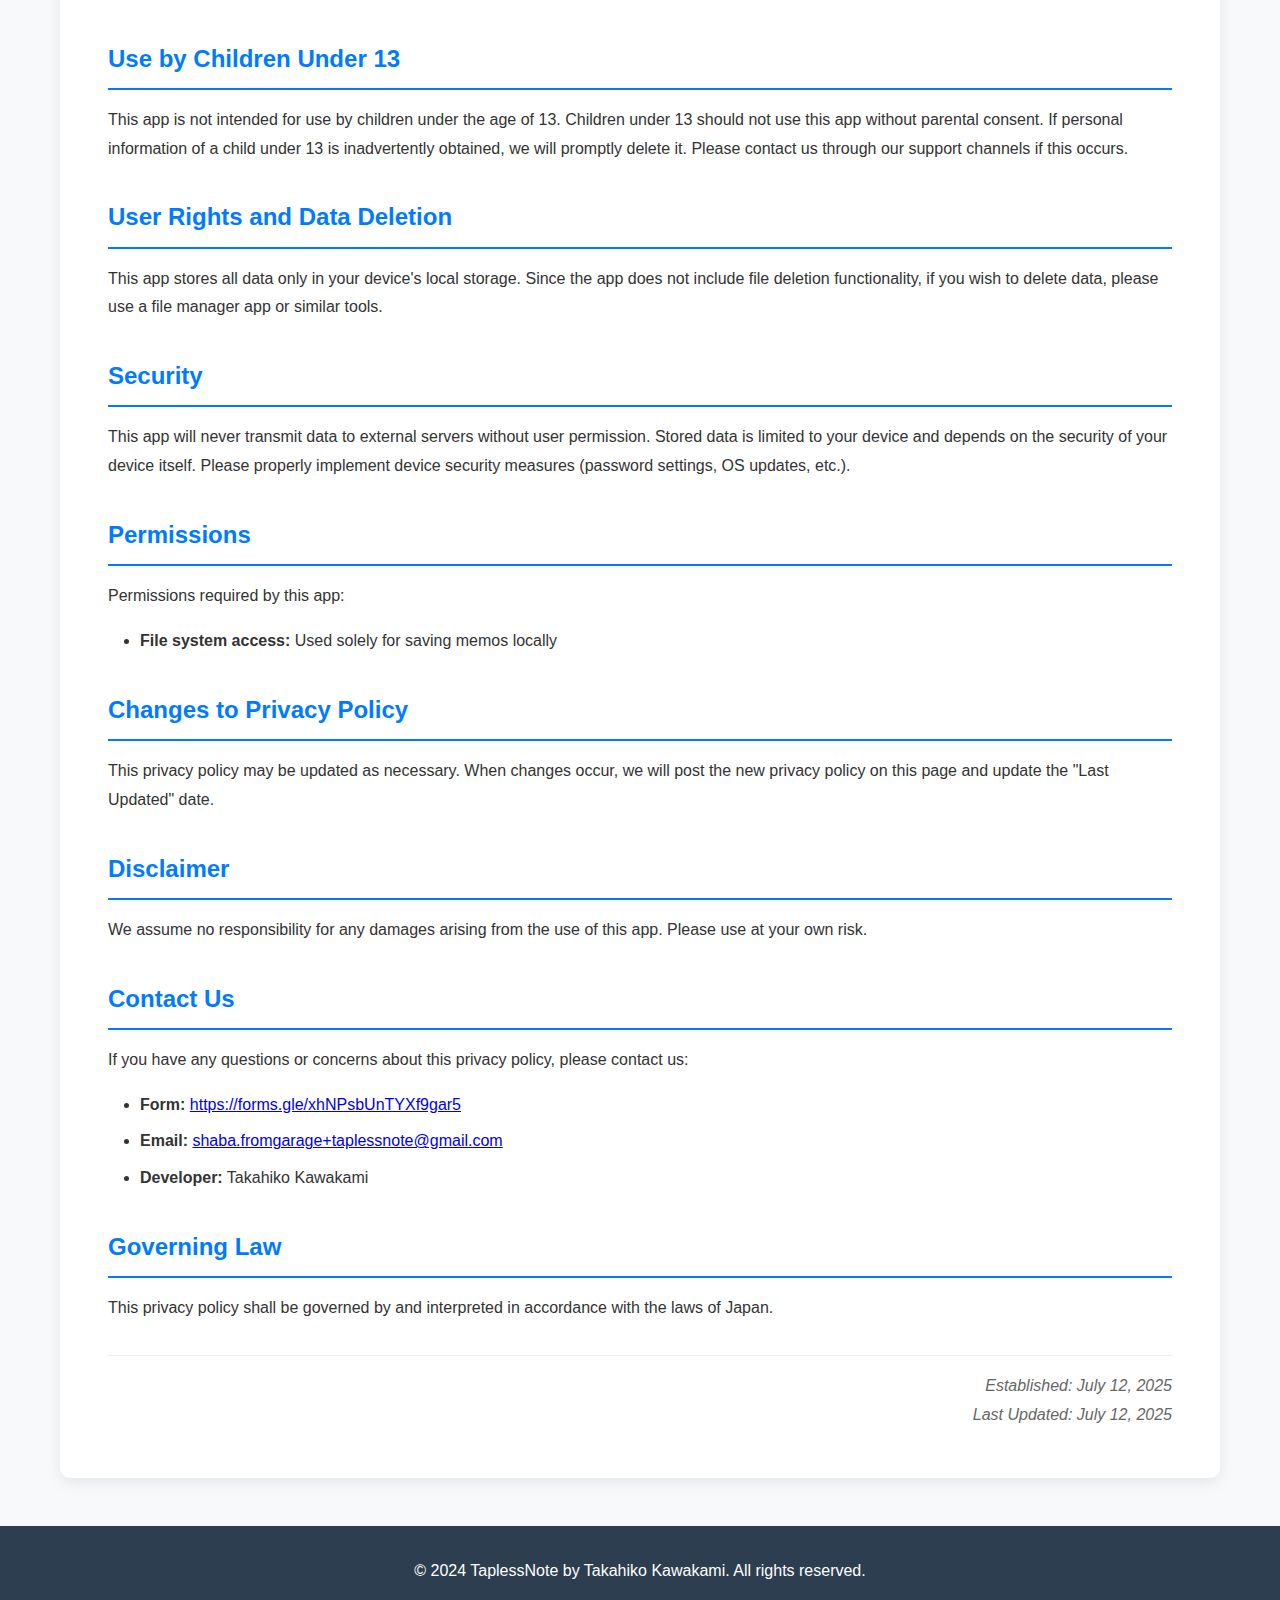
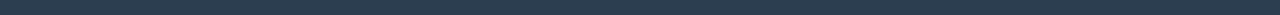
<file: taplessnote/privacy-policy-en.html>
<!DOCTYPE html>
<html lang="en">
<head>
    <meta charset="UTF-8">
    <meta name="viewport" content="width=device-width, initial-scale=1.0">
    <title>Privacy Policy - TaplessNote</title>
    <link rel="stylesheet" href="../styles.css">
</head>
<body>
    <header>
        <nav>
            <div class="nav-container">
                <h1><a href="../index.html" style="text-decoration: none; color: inherit;">Personal Development Services</a> / TaplessNote</h1>
                <ul class="nav-menu">
                    <li><a href="../index.html">Home</a></li>
                    <li><a href="index.html">TaplessNote</a></li>
                    <li><a href="privacy-policy-ja.html">プライバシーポリシー（日本語）</a></li>
                    <li><a href="privacy-policy-en.html">Privacy Policy (English)</a></li>
                </ul>
            </div>
        </nav>
    </header>

    <main>
        <div class="container">
            <a href="index.html" class="back-link">← Back to TaplessNote</a>
            
            <div class="policy-content">
                <h1>Privacy Policy</h1>
                
                <div class="language-switch" style="text-align: center; margin-bottom: 2rem;">
                    <a href="privacy-policy-ja.html" style="color: #007bff; text-decoration: none; font-weight: 500;">🇯🇵 日本語版</a>
                </div>

                <p><strong>Last Updated: July 12, 2025</strong></p>

                <h2>Overview</h2>
                <p>TaplessNote (the "App") is designed with user privacy as our top priority. This app operates completely offline and does not collect, transmit, or share any personal information or memo data from users.</p>

                <h2>Information We Collect</h2>
                <p>This app <strong>does not collect any personal information whatsoever</strong>.</p>

                <h3>Specifically, we do NOT collect:</h3>
                <ul>
                    <li>Personal identification information (names, email addresses, phone numbers, etc.)</li>
                    <li>Location information</li>
                    <li>Device information</li>
                    <li>Usage data</li>
                    <li>Crash reports</li>
                    <li>Analytics data</li>
                </ul>

                <h2>Data Storage</h2>
                
                <h3>Local Storage</h3>
                <ul>
                    <li>All memo data is stored only in the local storage of your device.</li>
                    <li>Data is never transmitted from your device to external sources.</li>
                </ul>

                <h3>Internet Connection</h3>
                <p>This app does not require any internet connection. All functions operate completely offline.</p>

                <h2>Use of Cookies and Similar Technologies</h2>
                <p>This app does not use cookies, web beacons, or any other similar technologies.</p>

                <h2>Information Sharing with Third Parties</h2>
                <p>Since this app does not collect any user information, sharing information with third parties is physically impossible.</p>

                <h2>Use by Children Under 13</h2>
                <p>This app is not intended for use by children under the age of 13. Children under 13 should not use this app without parental consent. If personal information of a child under 13 is inadvertently obtained, we will promptly delete it. Please contact us through our support channels if this occurs.</p>

                <h2>User Rights and Data Deletion</h2>
                <p>This app stores all data only in your device's local storage. Since the app does not include file deletion functionality, if you wish to delete data, please use a file manager app or similar tools.</p>

                <h2>Security</h2>
                <p>This app will never transmit data to external servers without user permission. Stored data is limited to your device and depends on the security of your device itself. Please properly implement device security measures (password settings, OS updates, etc.).</p>

                <h2>Permissions</h2>
                <p>Permissions required by this app:</p>
                <ul>
                    <li><strong>File system access:</strong> Used solely for saving memos locally</li>
                </ul>

                <h2>Changes to Privacy Policy</h2>
                <p>This privacy policy may be updated as necessary. When changes occur, we will post the new privacy policy on this page and update the "Last Updated" date.</p>

                <h2>Disclaimer</h2>
                <p>We assume no responsibility for any damages arising from the use of this app. Please use at your own risk.</p>

                <h2>Contact Us</h2>
                <p>If you have any questions or concerns about this privacy policy, please contact us:</p>
                <ul>
                    <li><strong>Form:</strong> <a href="https://forms.gle/xhNPsbUnTYXf9gar5" target="_blank">https://forms.gle/xhNPsbUnTYXf9gar5</a></li>
                    <li><strong>Email:</strong> <a href="mailto:shaba.fromgarage+taplessnote@gmail.com">shaba.fromgarage+taplessnote@gmail.com</a></li>
                    <li><strong>Developer:</strong> Takahiko Kawakami</li>
                </ul>

                <h2>Governing Law</h2>
                <p>This privacy policy shall be governed by and interpreted in accordance with the laws of Japan.</p>

                <div class="effective-date">
                    Established: July 12, 2025<br>
                    Last Updated: July 12, 2025
                </div>
            </div>
        </div>
    </main>

    <footer>
        <div class="container">
            <p>&copy; 2024 TaplessNote by Takahiko Kawakami. All rights reserved.</p>
        </div>
    </footer>
</body>
</html>
</file>
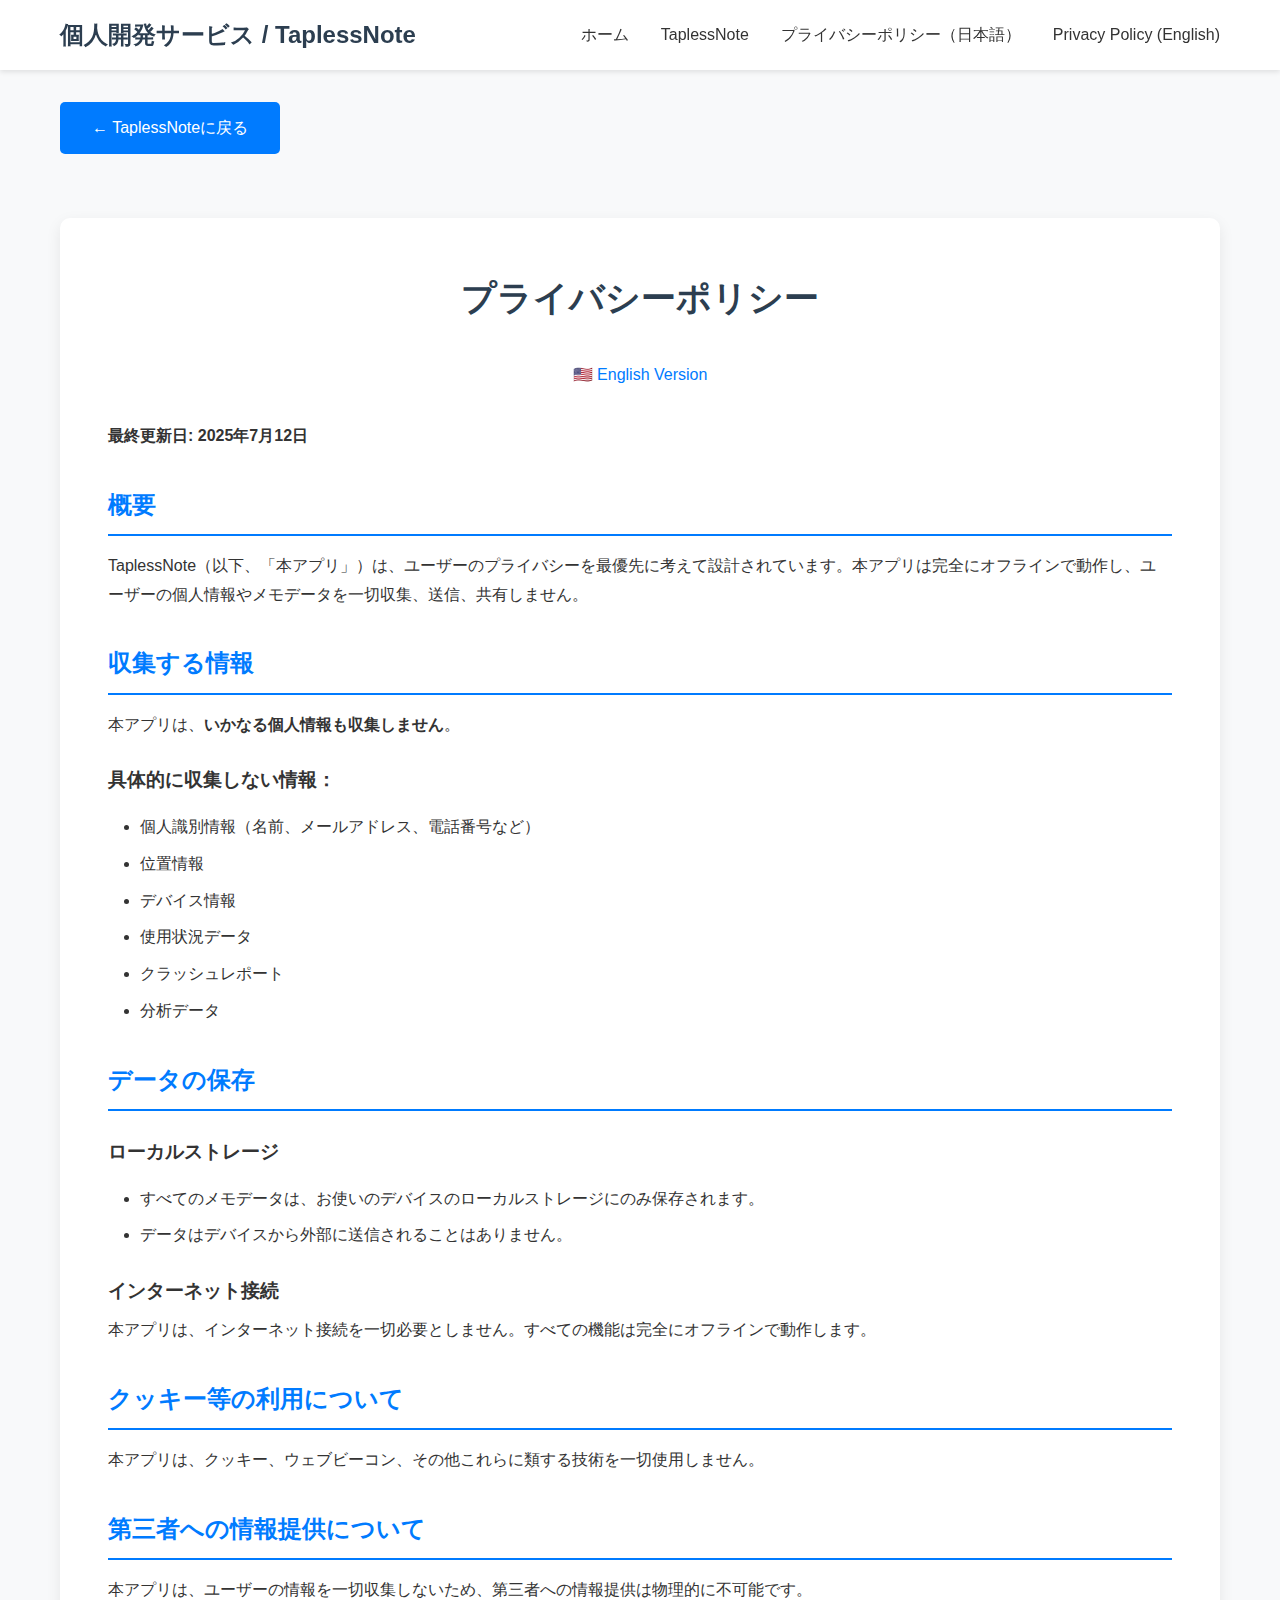
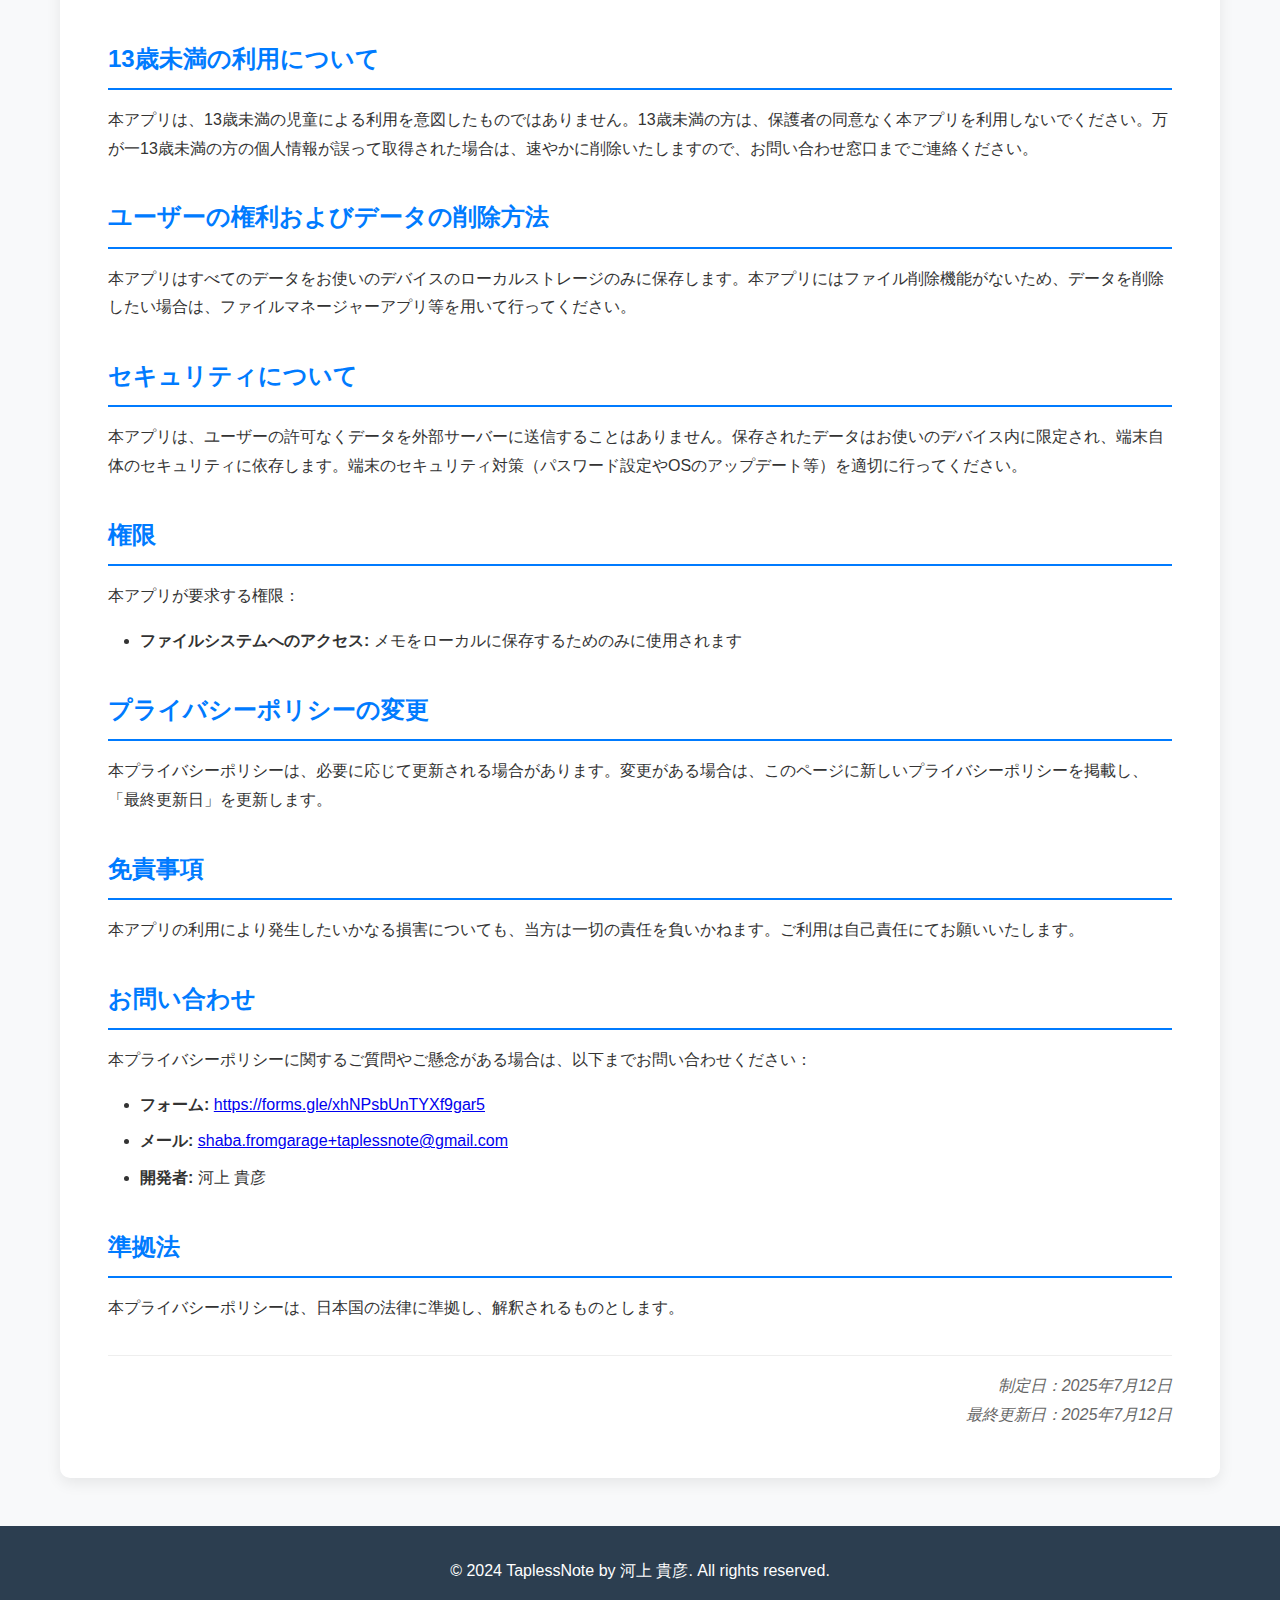
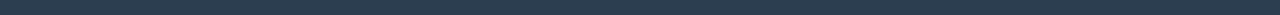
<file: taplessnote/privacy-policy-ja.html>
<!DOCTYPE html>
<html lang="ja">
<head>
    <meta charset="UTF-8">
    <meta name="viewport" content="width=device-width, initial-scale=1.0">
    <title>プライバシーポリシー - TaplessNote</title>
    <link rel="stylesheet" href="../styles.css">
</head>
<body>
    <header>
        <nav>
            <div class="nav-container">
                <h1><a href="../index.html" style="text-decoration: none; color: inherit;">個人開発サービス</a> / TaplessNote</h1>
                <ul class="nav-menu">
                    <li><a href="../index.html">ホーム</a></li>
                    <li><a href="index.html">TaplessNote</a></li>
                    <li><a href="privacy-policy-ja.html">プライバシーポリシー（日本語）</a></li>
                    <li><a href="privacy-policy-en.html">Privacy Policy (English)</a></li>
                </ul>
            </div>
        </nav>
    </header>

    <main>
        <div class="container">
            <a href="index.html" class="back-link">← TaplessNoteに戻る</a>
            
            <div class="policy-content">
                <h1>プライバシーポリシー</h1>
                
                <div class="language-switch" style="text-align: center; margin-bottom: 2rem;">
                    <a href="privacy-policy-en.html" style="color: #007bff; text-decoration: none; font-weight: 500;">🇺🇸 English Version</a>
                </div>

                <p><strong>最終更新日: 2025年7月12日</strong></p>

                <h2>概要</h2>
                <p>TaplessNote（以下、「本アプリ」）は、ユーザーのプライバシーを最優先に考えて設計されています。本アプリは完全にオフラインで動作し、ユーザーの個人情報やメモデータを一切収集、送信、共有しません。</p>

                <h2>収集する情報</h2>
                <p>本アプリは、<strong>いかなる個人情報も収集しません</strong>。</p>

                <h3>具体的に収集しない情報：</h3>
                <ul>
                    <li>個人識別情報（名前、メールアドレス、電話番号など）</li>
                    <li>位置情報</li>
                    <li>デバイス情報</li>
                    <li>使用状況データ</li>
                    <li>クラッシュレポート</li>
                    <li>分析データ</li>
                </ul>

                <h2>データの保存</h2>
                
                <h3>ローカルストレージ</h3>
                <ul>
                    <li>すべてのメモデータは、お使いのデバイスのローカルストレージにのみ保存されます。</li>
                    <li>データはデバイスから外部に送信されることはありません。</li>
                </ul>

                <h3>インターネット接続</h3>
                <p>本アプリは、インターネット接続を一切必要としません。すべての機能は完全にオフラインで動作します。</p>

                <h2>クッキー等の利用について</h2>
                <p>本アプリは、クッキー、ウェブビーコン、その他これらに類する技術を一切使用しません。</p>

                <h2>第三者への情報提供について</h2>
                <p>本アプリは、ユーザーの情報を一切収集しないため、第三者への情報提供は物理的に不可能です。</p>

                <h2>13歳未満の利用について</h2>
                <p>本アプリは、13歳未満の児童による利用を意図したものではありません。13歳未満の方は、保護者の同意なく本アプリを利用しないでください。万が一13歳未満の方の個人情報が誤って取得された場合は、速やかに削除いたしますので、お問い合わせ窓口までご連絡ください。</p>

                <h2>ユーザーの権利およびデータの削除方法</h2>
                <p>本アプリはすべてのデータをお使いのデバイスのローカルストレージのみに保存します。本アプリにはファイル削除機能がないため、データを削除したい場合は、ファイルマネージャーアプリ等を用いて行ってください。</p>

                <h2>セキュリティについて</h2>
                <p>本アプリは、ユーザーの許可なくデータを外部サーバーに送信することはありません。保存されたデータはお使いのデバイス内に限定され、端末自体のセキュリティに依存します。端末のセキュリティ対策（パスワード設定やOSのアップデート等）を適切に行ってください。</p>

                <h2>権限</h2>
                <p>本アプリが要求する権限：</p>
                <ul>
                    <li><strong>ファイルシステムへのアクセス:</strong> メモをローカルに保存するためのみに使用されます</li>
                </ul>

                <h2>プライバシーポリシーの変更</h2>
                <p>本プライバシーポリシーは、必要に応じて更新される場合があります。変更がある場合は、このページに新しいプライバシーポリシーを掲載し、「最終更新日」を更新します。</p>

                <h2>免責事項</h2>
                <p>本アプリの利用により発生したいかなる損害についても、当方は一切の責任を負いかねます。ご利用は自己責任にてお願いいたします。</p>

                <h2>お問い合わせ</h2>
                <p>本プライバシーポリシーに関するご質問やご懸念がある場合は、以下までお問い合わせください：</p>
                <ul>
                    <li><strong>フォーム:</strong> <a href="https://forms.gle/xhNPsbUnTYXf9gar5" target="_blank">https://forms.gle/xhNPsbUnTYXf9gar5</a></li>
                    <li><strong>メール:</strong> <a href="mailto:shaba.fromgarage+taplessnote@gmail.com">shaba.fromgarage+taplessnote@gmail.com</a></li>
                    <li><strong>開発者:</strong> 河上 貴彦</li>
                </ul>

                <h2>準拠法</h2>
                <p>本プライバシーポリシーは、日本国の法律に準拠し、解釈されるものとします。</p>

                <div class="effective-date">
                    制定日：2025年7月12日<br>
                    最終更新日：2025年7月12日
                </div>
            </div>
        </div>
    </main>

    <footer>
        <div class="container">
            <p>&copy; 2024 TaplessNote by 河上 貴彦. All rights reserved.</p>
        </div>
    </footer>
</body>
</html>
</file>
<file: styles.css>
* {
    margin: 0;
    padding: 0;
    box-sizing: border-box;
}

body {
    font-family: 'Hiragino Sans', 'Hiragino Kaku Gothic ProN', 'Yu Gothic', sans-serif;
    line-height: 1.6;
    color: #333;
    background-color: #f8f9fa;
}

.container {
    max-width: 1200px;
    margin: 0 auto;
    padding: 0 20px;
}

header {
    background: white;
    box-shadow: 0 2px 5px rgba(0,0,0,0.1);
    position: sticky;
    top: 0;
    z-index: 100;
}

.nav-container {
    max-width: 1200px;
    margin: 0 auto;
    padding: 1rem 20px;
    display: flex;
    justify-content: space-between;
    align-items: center;
}

.nav-container h1 {
    color: #2c3e50;
    font-size: 1.5rem;
}

.nav-menu {
    display: flex;
    list-style: none;
    gap: 2rem;
}

.nav-menu a {
    text-decoration: none;
    color: #333;
    font-weight: 500;
    transition: color 0.3s;
}

.nav-menu a:hover {
    color: #007bff;
}

.hero {
    background: linear-gradient(135deg, #667eea 0%, #764ba2 100%);
    color: white;
    padding: 4rem 0;
    text-align: center;
}

.hero h2 {
    font-size: 2.5rem;
    margin-bottom: 1rem;
}

.hero p {
    font-size: 1.2rem;
    opacity: 0.9;
}

.policy-section {
    padding: 3rem 0;
}

.policy-section h2 {
    text-align: center;
    margin-bottom: 2rem;
    color: #2c3e50;
    font-size: 2rem;
}

.policy-links {
    display: grid;
    grid-template-columns: repeat(auto-fit, minmax(300px, 1fr));
    gap: 2rem;
    margin-top: 2rem;
}

.policy-link {
    background: white;
    padding: 2rem;
    border-radius: 10px;
    box-shadow: 0 5px 15px rgba(0,0,0,0.08);
    text-decoration: none;
    color: inherit;
    transition: transform 0.3s, box-shadow 0.3s;
}

.policy-link:hover {
    transform: translateY(-5px);
    box-shadow: 0 10px 25px rgba(0,0,0,0.15);
}

.policy-link h3 {
    color: #007bff;
    margin-bottom: 0.5rem;
    font-size: 1.3rem;
}

.policy-link p {
    color: #666;
}

footer {
    background: #2c3e50;
    color: white;
    text-align: center;
    padding: 2rem 0;
    margin-top: 3rem;
}

.policy-content {
    background: white;
    padding: 3rem;
    border-radius: 10px;
    box-shadow: 0 5px 15px rgba(0,0,0,0.08);
    margin: 2rem 0;
    line-height: 1.8;
}

.policy-content h1 {
    color: #2c3e50;
    margin-bottom: 2rem;
    text-align: center;
    font-size: 2.2rem;
}

.policy-content h2 {
    color: #007bff;
    margin: 2rem 0 1rem 0;
    border-bottom: 2px solid #007bff;
    padding-bottom: 0.5rem;
}

.policy-content h3 {
    color: #333;
    margin: 1.5rem 0 0.5rem 0;
}

.policy-content p {
    margin-bottom: 1rem;
}

.policy-content ul {
    margin: 1rem 0 1rem 2rem;
}

.policy-content li {
    margin-bottom: 0.5rem;
}

.effective-date {
    text-align: right;
    color: #666;
    font-style: italic;
    margin-top: 2rem;
    border-top: 1px solid #eee;
    padding-top: 1rem;
}

.back-link {
    display: inline-block;
    margin: 2rem 0;
    padding: 0.8rem 2rem;
    background: #007bff;
    color: white;
    text-decoration: none;
    border-radius: 5px;
    transition: background 0.3s;
}

.back-link:hover {
    background: #0056b3;
}

@media (max-width: 768px) {
    .nav-container {
        flex-direction: column;
        gap: 1rem;
    }
    
    .nav-menu {
        gap: 1rem;
    }
    
    .hero h2 {
        font-size: 2rem;
    }
    
    .hero p {
        font-size: 1rem;
    }
    
    .policy-content {
        padding: 2rem 1.5rem;
    }
    
    .policy-content h1 {
        font-size: 1.8rem;
    }
}
</file>
